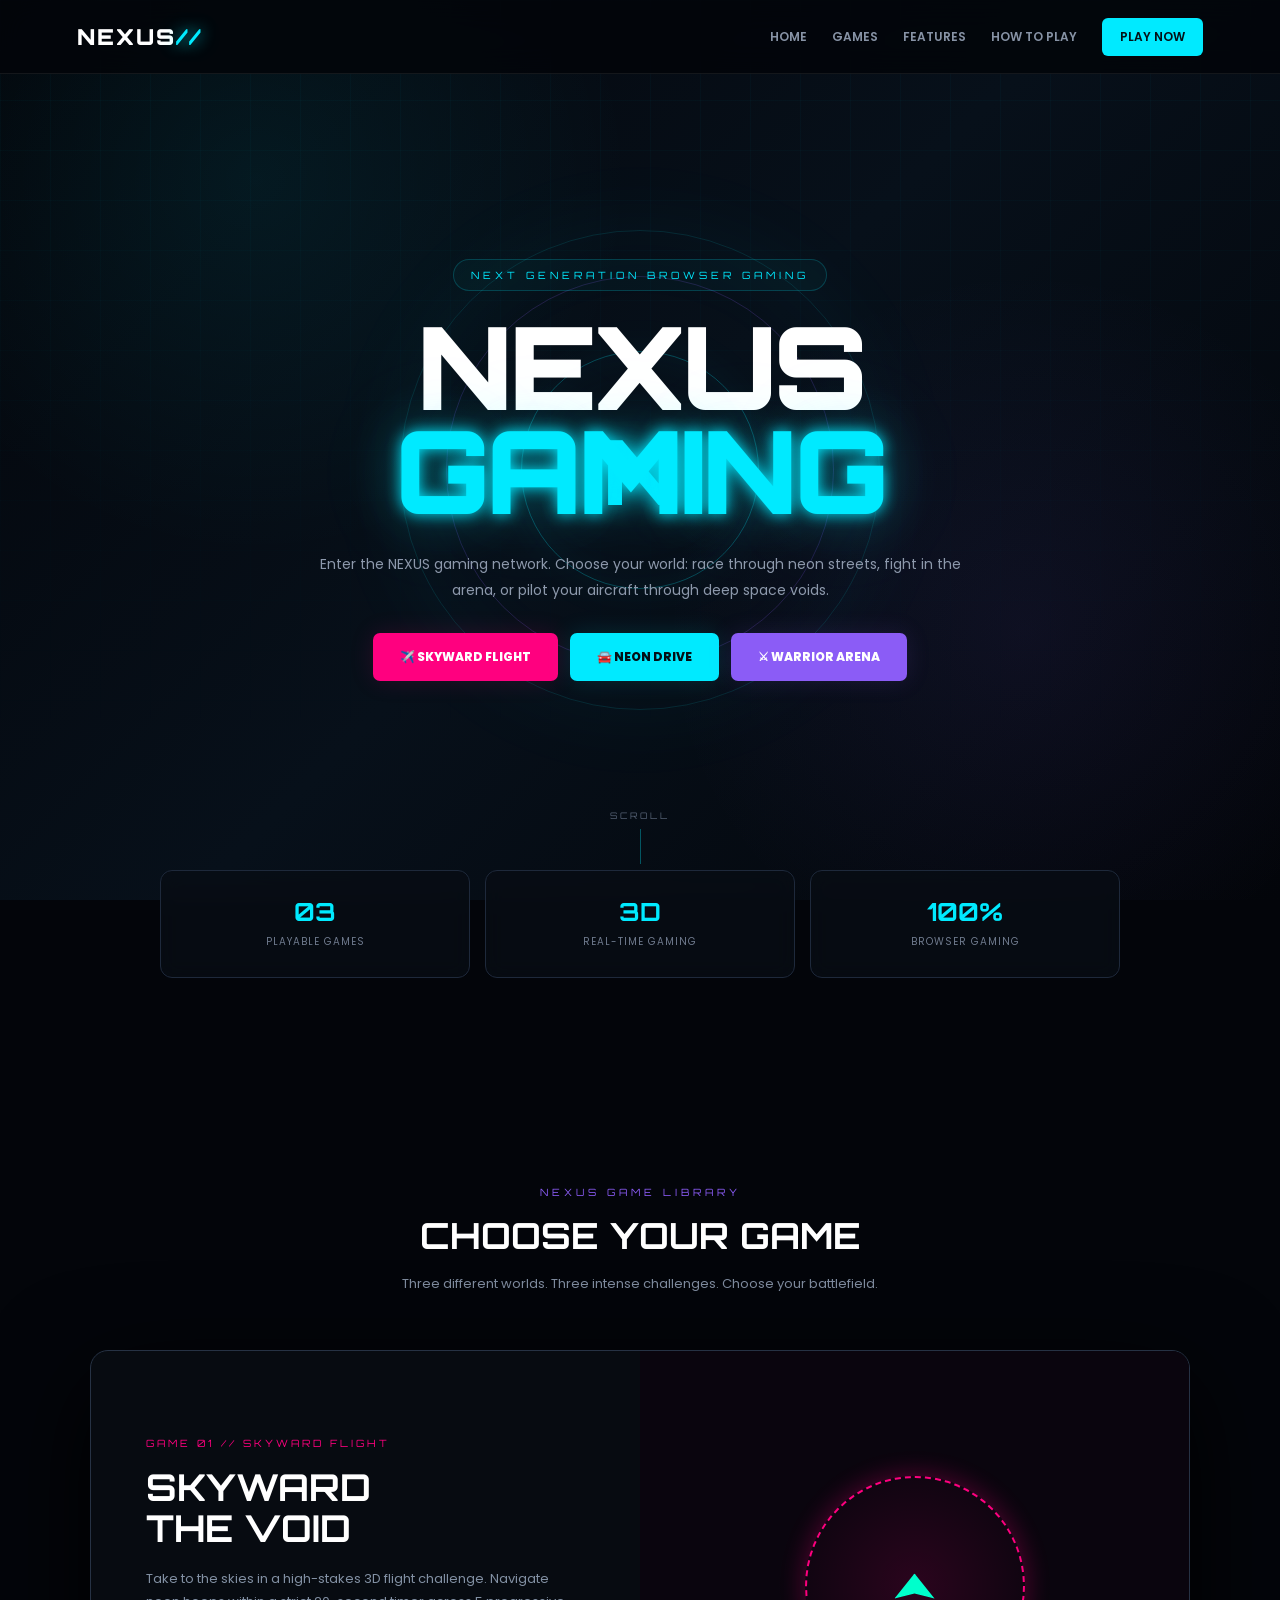
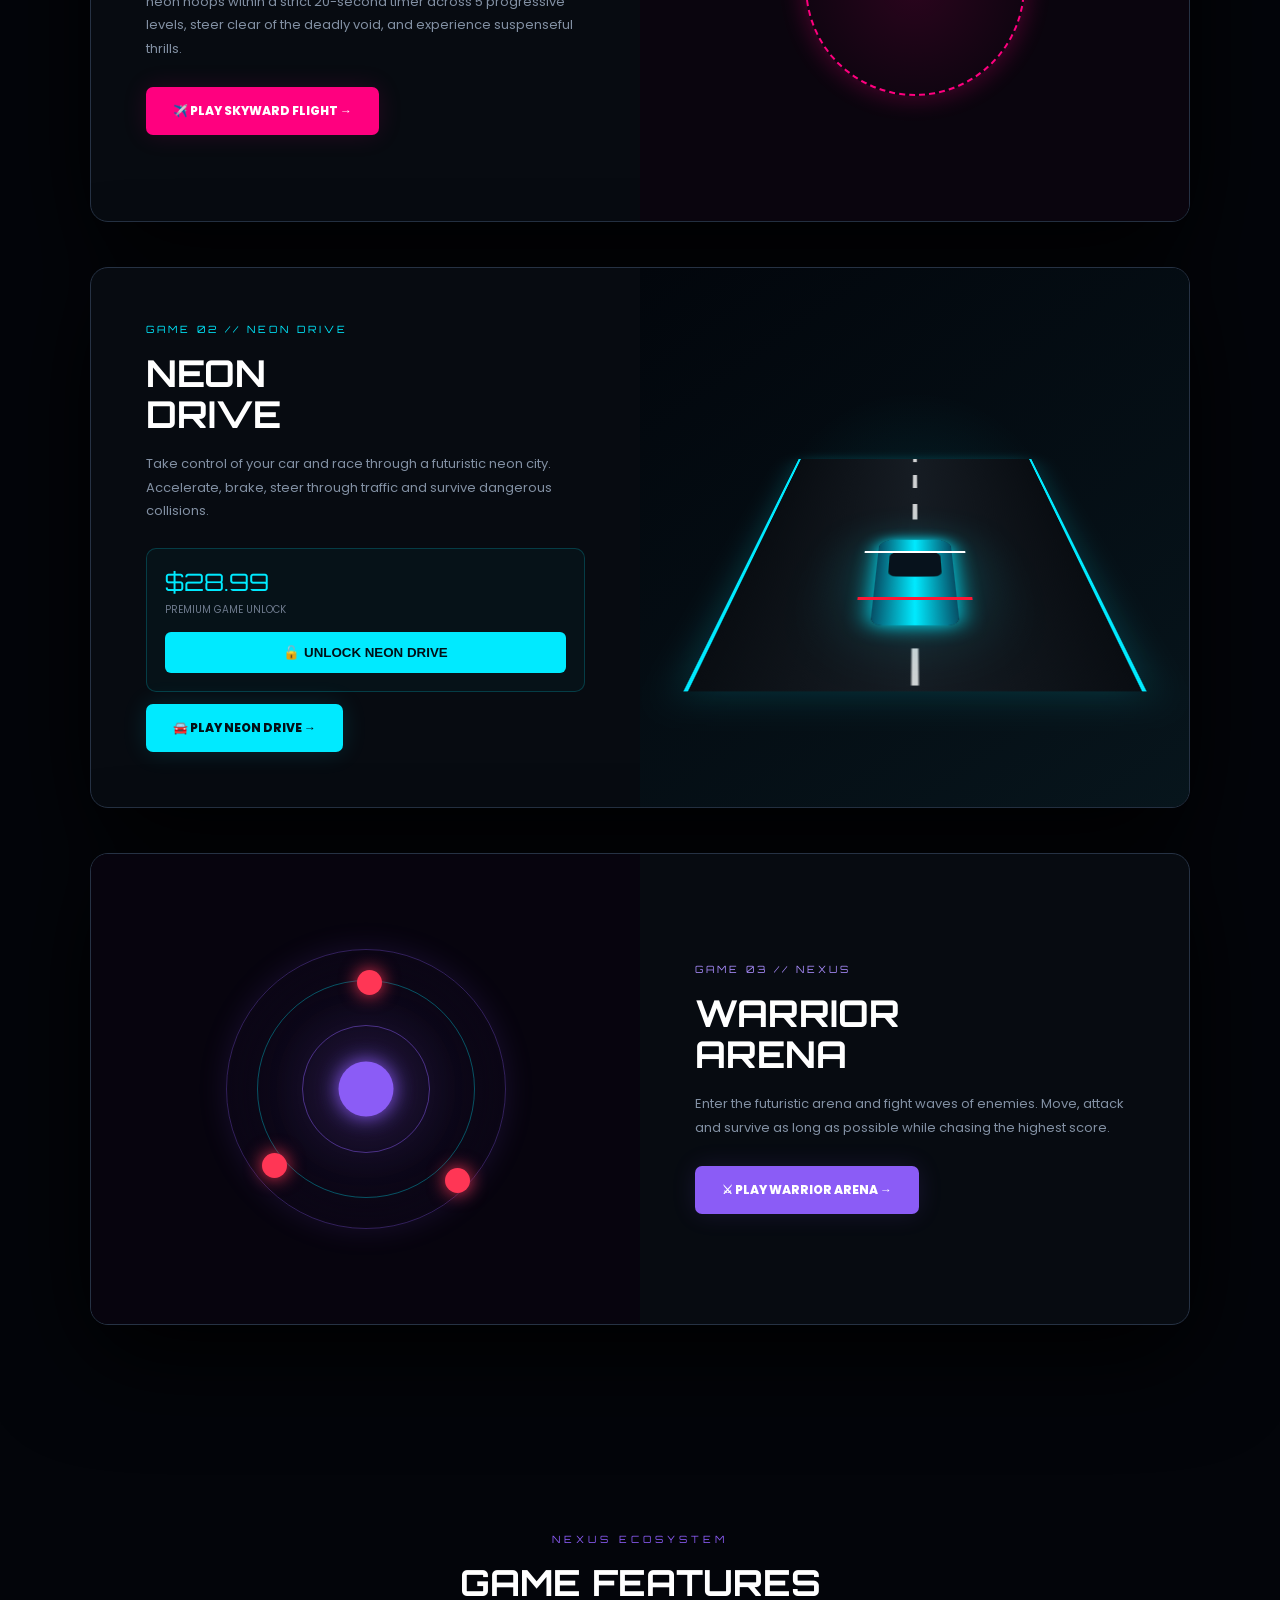
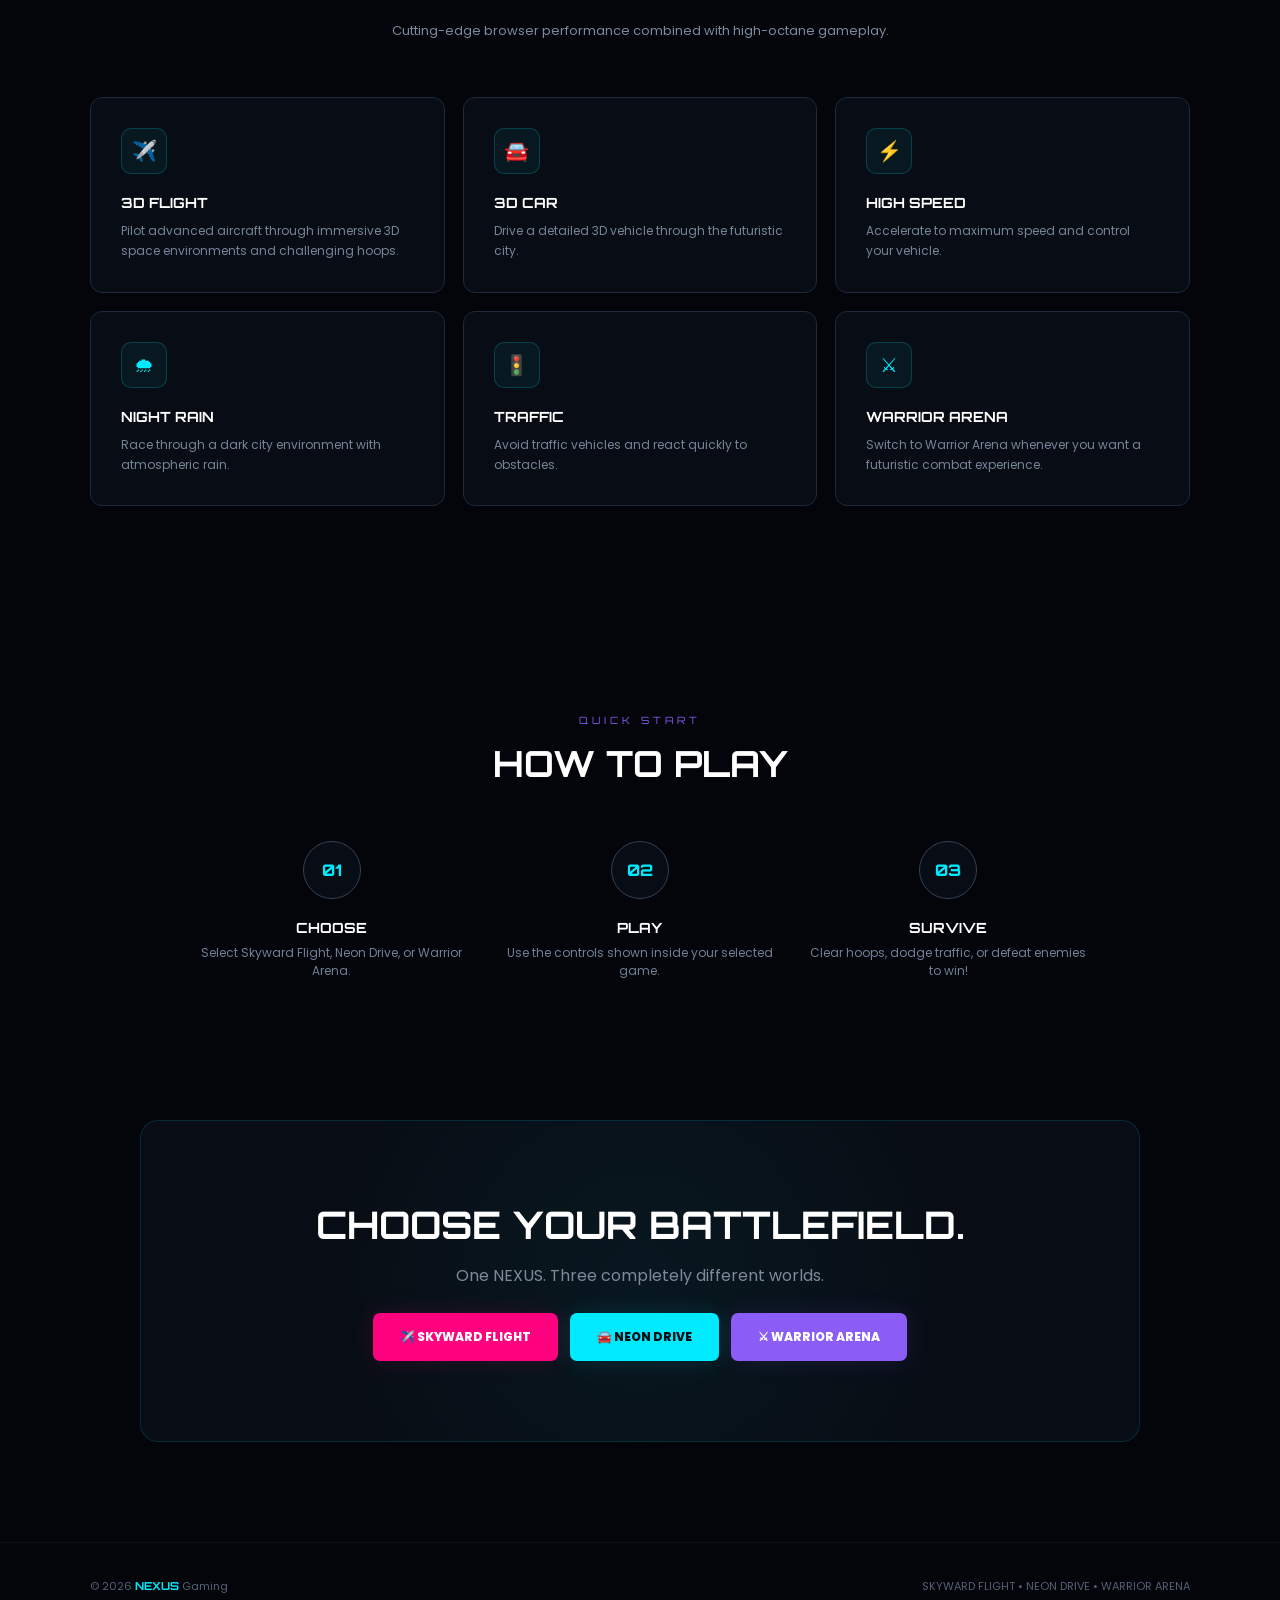
<file: index.html>
<!DOCTYPE html>
<html lang="en">

<head>

<meta charset="UTF-8">
<meta name="viewport" content="width=device-width, initial-scale=1.0">

<title>NEXUS // Gaming Hub</title>

<style>

@import url('https://fonts.googleapis.com/css2?family=Orbitron:wght@500;600;700;800;900&family=Poppins:wght@400;500;600;700&display=swap');

*{
    margin:0;
    padding:0;
    box-sizing:border-box;
}

html{
    scroll-behavior:smooth;
}

body{
    background:#03050a;
    color:white;
    font-family:Poppins,sans-serif;
    overflow-x:hidden;
}

/* =========================
   BACKGROUND
========================= */

body::before{
    content:"";
    position:fixed;
    inset:0;
    z-index:-3;

    background:
        radial-gradient(
            circle at 20% 20%,
            #00eaff12,
            transparent 30%
        ),
        radial-gradient(
            circle at 80% 70%,
            #8b5cf612,
            transparent 30%
        ),
        linear-gradient(
            135deg,
            #03050a,
            #07101a,
            #03050a
        );
}

.grid{
    position:fixed;
    inset:0;
    z-index:-2;

    background-image:
        linear-gradient(
            #00eaff08 1px,
            transparent 1px
        ),
        linear-gradient(
            90deg,
            #00eaff08 1px,
            transparent 1px
        );

    background-size:50px 50px;

    mask-image:
        linear-gradient(
            to bottom,
            black,
            transparent 85%
        );

    pointer-events:none;
}

/* =========================
   NAVBAR
========================= */

header{
    position:fixed;
    top:0;
    left:0;
    right:0;

    height:74px;

    display:flex;
    align-items:center;
    justify-content:space-between;

    padding:0 6%;

    background:#03050add;

    border-bottom:1px solid #ffffff12;

    backdrop-filter:blur(15px);

    z-index:100;
}

.logo{
    font-family:Orbitron;
    font-weight:900;
    font-size:22px;
    letter-spacing:2px;
}

.logo span{
    color:#00eaff;

    text-shadow:
        0 0 15px #00eaff,
        0 0 40px #00eaff55;
}

nav{
    display:flex;
    align-items:center;
    gap:25px;
}

nav a{
    color:#8793a6;
    text-decoration:none;

    font-size:12px;
    font-weight:600;

    transition:.25s;
}

nav a:hover{
    color:#00eaff;
}

.nav-play{
    color:#031016!important;

    background:#00eaff;

    padding:10px 18px;

    border-radius:6px;
}

/* =========================
   HERO
========================= */

.hero{
    min-height:100vh;

    display:flex;
    align-items:center;
    justify-content:center;

    text-align:center;

    padding:120px 20px 80px;

    position:relative;

    overflow:hidden;
}

.hero-content{
    max-width:950px;

    position:relative;

    z-index:2;
}

.badge{
    display:inline-block;

    padding:9px 17px;

    border-radius:30px;

    border:1px solid #00eaff33;

    background:#00eaff08;

    color:#00eaff;

    font-family:Orbitron;

    font-size:10px;

    letter-spacing:4px;

    margin-bottom:24px;
}

.hero h1{
    font-family:Orbitron;

    font-size:clamp(
        55px,
        10vw,
        115px
    );

    line-height:.9;

    font-weight:900;

    letter-spacing:-4px;
}

.hero h1 span{
    color:#00eaff;

    text-shadow:
        0 0 15px #00eaff,
        0 0 50px #00eaff55,
        0 0 100px #00eaff22;
}

.hero p{
    max-width:680px;

    margin:30px auto;

    color:#8d99ac;

    line-height:1.8;

    font-size:14px;
}

.buttons{
    display:flex;

    justify-content:center;

    gap:12px;

    flex-wrap:wrap;
}

.btn{
    display:inline-flex;

    align-items:center;
    justify-content:center;

    padding:15px 27px;

    border-radius:7px;

    text-decoration:none;

    font-size:12px;

    font-weight:800;

    transition:.25s;

    cursor:pointer;

    border:0;
}

.primary{
    color:#031016;

    background:#00eaff;

    box-shadow:
        0 0 25px #00eaff22;
}

.primary:hover{
    transform:translateY(-4px);

    box-shadow:
        0 0 40px #00eaff55;
}

.secondary{
    color:white;

    background:#ffffff05;

    border:1px solid #334155;
}

.secondary:hover{
    border-color:#00eaff;

    color:#00eaff;

    transform:translateY(-4px);
}

.warrior-btn{
    background:#8b5cf6;

    color:white;

    box-shadow:
        0 0 25px #8b5cf622;
}

.warrior-btn:hover{
    transform:translateY(-4px);

    box-shadow:
        0 0 40px #8b5cf655;
}

.skyward-btn{
    background:#ff007f;
    color:white;
    box-shadow: 0 0 25px #ff007f22;
}

.skyward-btn:hover{
    transform:translateY(-4px);
    box-shadow: 0 0 40px #ff007f55;
}

/* =========================
   FLOATING CORE
========================= */

.core{
    position:absolute;

    width:480px;
    height:480px;

    border-radius:50%;

    border:1px solid #00eaff20;

    box-shadow:
        0 0 100px #00eaff0c,
        inset 0 0 100px #00eaff08;

    animation:
        float 6s ease-in-out infinite;
}

.core::before{
    content:"";

    position:absolute;

    inset:45px;

    border-radius:50%;

    border:1px solid #8b5cf633;
}

.core::after{
    content:"N";

    position:absolute;

    inset:120px;

    display:grid;

    place-items:center;

    border-radius:50%;

    border:1px solid #00eaff44;

    color:#00eaff;

    font-family:Orbitron;

    font-size:90px;

    font-weight:900;

    text-shadow:
        0 0 25px #00eaff;

    box-shadow:
        inset 0 0 50px #00eaff0c,
        0 0 50px #00eaff0c;
}

@keyframes float{

    0%,100%{
        transform:
            translateY(0)
            rotate(0);
    }

    50%{
        transform:
            translateY(-20px)
            rotate(6deg);
    }
}

/* =========================
   SCROLL
========================= */

.scroll{
    position:absolute;

    bottom:28px;

    left:50%;

    transform:translateX(-50%);

    color:#556174;

    font-size:9px;

    font-family:Orbitron;

    letter-spacing:3px;
}

.scroll::after{
    content:"";

    display:block;

    width:1px;

    height:35px;

    margin:8px auto;

    background:#00eaff55;
}

/* =========================
   STATS
========================= */

.stats{
    max-width:1000px;

    margin:-30px auto 100px;

    padding:0 20px;

    display:grid;

    grid-template-columns:
        repeat(3,1fr);

    gap:15px;
}

.stat{
    padding:25px;

    text-align:center;

    background:#080d15cc;

    border:1px solid #1e293b;

    border-radius:12px;

    backdrop-filter:blur(10px);
}

.stat strong{
    display:block;

    color:#00eaff;

    font-family:Orbitron;

    font-size:25px;
}

.stat span{
    color:#6f7b8e;

    font-size:10px;

    letter-spacing:1px;
}

/* =========================
   SECTIONS
========================= */

section{
    padding:100px 7%;
}

.section-title{
    text-align:center;

    margin-bottom:55px;
}

.section-title small{
    color:#8b5cf6;

    font-family:Orbitron;

    font-size:10px;

    letter-spacing:4px;
}

.section-title h2{
    margin-top:10px;

    font-family:Orbitron;

    font-size:36px;
}

.section-title p{
    max-width:650px;

    margin:15px auto;

    color:#7d899c;

    font-size:13px;

    line-height:1.7;
}

/* =========================
   GAME CARDS
========================= */

.games-container{
    max-width:1100px;

    margin:auto;
}

.game-card{
    min-height:470px;

    display:grid;

    grid-template-columns:
        1fr 1fr;

    overflow:hidden;

    border-radius:18px;

    border:1px solid #263244;

    background:#070b11;

    box-shadow:
        0 30px 100px #000;

    transition:.35s;
}

.game-card:hover{
    border-color:#00eaff55;

    transform:translateY(-5px);

    box-shadow:
        0 35px 100px #00eaff0a;
}

.game-info{
    padding:55px;

    display:flex;

    flex-direction:column;

    justify-content:center;
}

.game-tag{
    color:#00eaff;

    font-family:Orbitron;

    font-size:10px;

    letter-spacing:3px;

    margin-bottom:18px;
}

.warrior-tag{
    color:#a78bfa;
}

.skyward-tag{
    color:#ff007f;
}

.game-info h3{
    font-family:Orbitron;

    font-size:37px;

    line-height:1.1;

    margin-bottom:18px;
}

.game-info p{
    color:#8290a3;

    line-height:1.8;

    font-size:13px;
}

.game-info .btn{
    align-self:flex-start;

    margin-top:27px;
}

/* =========================
   GAME PREVIEWS
========================= */

.game-preview{
    position:relative;

    min-height:470px;

    display:grid;

    place-items:center;

    overflow:hidden;

    background:
        radial-gradient(
            circle at center,
            #00eaff18,
            transparent 38%
        ),
        #04070c;
}

.neon-preview{
    background:
        radial-gradient(
            circle at center,
            #00eaff18,
            transparent 38%
        ),
        linear-gradient(
            145deg,
            #02060c,
            #07151c
        );
}

.warrior-preview{
    background:
        radial-gradient(
            circle at center,
            #8b5cf622,
            transparent 38%
        ),
        #07040e;
}

.skyward-preview{
    background:
        radial-gradient(
            circle at center,
            #ff007f22,
            transparent 38%
        ),
        #0a050e;
}

/* =========================
   NEON DRIVE ROAD
========================= */

.neon-road{
    position:relative;

    width:310px;
    height:390px;

    overflow:hidden;

    transform:
        perspective(500px)
        rotateX(58deg);

    background:
        linear-gradient(
            90deg,
            #090d12,
            #161c23 50%,
            #090d12
        );

    border-left:
        3px solid #00eaff;

    border-right:
        3px solid #00eaff;

    box-shadow:
        0 0 30px #00eaff33;
}

.neon-road::before{
    content:"";

    position:absolute;

    left:50%;

    top:-100px;

    width:5px;

    height:600px;

    transform:translateX(-50%);

    background:
        repeating-linear-gradient(
            to bottom,
            white 0 35px,
            transparent 35px 75px
        );

    opacity:.8;

    animation:
        roadMove .5s linear infinite;
}

@keyframes roadMove{
    to{
        transform:
            translateX(-50%)
            translateY(75px);
    }
}

.preview-car{
    position:absolute;

    left:50%;

    bottom:65px;

    width:70px;

    height:125px;

    transform:
        translateX(-50%);

    border-radius:15px 15px 9px 9px;

    background:
        linear-gradient(
            90deg,
            #064f66,
            #00eaff,
            #064f66
        );

    box-shadow:
        0 0 20px #00eaff,
        0 0 70px #00eaff55;

    z-index:3;
}

.preview-car::before{
    content:"";

    position:absolute;

    left:10px;
    right:10px;

    top:22px;

    height:38px;

    border-radius:8px;

    background:#07121c;

    border:1px solid #00eaff88;
}

.preview-car::after{
    content:"";

    position:absolute;

    left:-13px;

    top:20px;

    width:96px;

    height:4px;

    background:#ffffff;

    box-shadow:
        0 70px 0 #ff1835;
}

/* traffic */

.traffic{
    position:absolute;

    width:45px;
    height:82px;

    border-radius:8px;

    background:#e51f3d;

    box-shadow:
        0 0 18px #e51f3d88;

    animation:
        trafficMove 2.5s linear infinite;
}

.traffic.a{
    left:50px;
    top:-100px;
}

.traffic.b{
    right:45px;
    top:-250px;

    background:#ffd52d;

    animation-delay:1.1s;
}

@keyframes trafficMove{
    to{
        transform:
            translateY(520px);
    }
}

/* =========================
   WARRIOR ARENA
========================= */

.arena{
    position:relative;

    width:280px;
    height:280px;

    border-radius:50%;

    border:1px solid #8b5cf655;

    box-shadow:
        0 0 30px #8b5cf622,
        inset 0 0 60px #8b5cf612;

    animation:
        rotateArena 18s linear infinite;
}

.arena::before,
.arena::after{
    content:"";

    position:absolute;

    inset:30px;

    border-radius:50%;

    border:1px solid #00eaff55;
}

.arena::after{
    inset:75px;

    border-color:#8b5cf677;
}

.warrior{
    position:absolute;

    top:50%;
    left:50%;

    width:55px;
    height:55px;

    transform:
        translate(-50%,-50%);

    border-radius:50%;

    background:#8b5cf6;

    box-shadow:
        0 0 20px #8b5cf6,
        0 0 70px #8b5cf666;
}

.enemy{
    position:absolute;

    width:25px;
    height:25px;

    border-radius:50%;

    background:#ff3655;

    box-shadow:
        0 0 18px #ff3655;

    animation:
        enemyFloat 2s ease-in-out infinite;
}

.enemy.one{
    top:20px;
    left:130px;
}

.enemy.two{
    bottom:50px;
    left:35px;

    animation-delay:.5s;
}

.enemy.three{
    bottom:35px;
    right:35px;

    animation-delay:1s;
}

@keyframes rotateArena{

    to{
        transform:rotate(360deg);
    }
}

@keyframes enemyFloat{

    0%,100%{
        transform:translateY(0);
    }

    50%{
        transform:translateY(-12px);
    }
}

/* =========================
   SKYWARD PREVIEW ANIMATION
========================= */
.skyward-circle{
    position:relative;
    width:220px;
    height:220px;
    border-radius:50%;
    border:2px dashed #ff007f;
    box-shadow: 0 0 25px #ff007f44;
    animation: rotateArena 12s linear infinite;
    display:flex;
    justify-content:center;
    align-items:center;
}

.skyward-plane{
    width:40px;
    height:25px;
    background:#00ffcc;
    clip-path: polygon(50% 0%, 100% 100%, 50% 80%, 0% 100%);
    box-shadow: 0 0 15px #00ffcc;
    animation: float 3s ease-in-out infinite;
}

/* =========================
   PURCHASE PANEL
========================= */

.purchase-box{

    margin-top:25px;

    padding:18px;

    border-radius:10px;

    background:#00eaff08;

    border:1px solid #00eaff33;
}

.price{

    font-family:Orbitron;

    color:#00eaff;

    font-size:24px;

    margin-bottom:5px;
}

.price-note{

    color:#6f7b8e;

    font-size:10px;

    margin-bottom:14px;
}

.purchase-btn{

    width:100%;

    padding:13px;

    border:0;

    border-radius:6px;

    background:#00eaff;

    color:#001017;

    font-weight:900;

    cursor:pointer;

    transition:.25s;
}

.purchase-btn:hover{

    transform:translateY(-2px);

    box-shadow:
        0 0 25px #00eaff55;
}

/* =========================
   FEATURES
========================= */

.features{
    max-width:1100px;

    margin:auto;

    display:grid;

    grid-template-columns:
        repeat(3,1fr);

    gap:18px;
}

.feature{
    padding:30px;

    border-radius:12px;

    border:1px solid #1e293b;

    background:#080d15;

    transition:.3s;
}

.feature:hover{
    transform:translateY(-7px);

    border-color:#00eaff55;

    box-shadow:
        0 20px 60px #00eaff08;
}

.icon{
    width:46px;
    height:46px;

    display:grid;

    place-items:center;

    margin-bottom:20px;

    border-radius:10px;

    color:#00eaff;

    background:#00eaff0d;

    border:1px solid #00eaff33;

    font-size:20px;
}

.feature h3{
    font-family:Orbitron;

    font-size:14px;

    margin-bottom:10px;
}

.feature p{
    color:#778497;

    font-size:12px;

    line-height:1.7;
}

/* =========================
   HOW TO PLAY
========================= */

.how{
    max-width:900px;

    margin:auto;

    display:grid;

    grid-template-columns:
        repeat(3,1fr);

    gap:25px;
}

.step{
    text-align:center;
}

.number{
    width:58px;
    height:58px;

    display:grid;

    place-items:center;

    margin:0 auto 20px;

    border-radius:50%;

    border:1px solid #334155;

    background:#080d15;

    color:#00eaff;

    font-family:Orbitron;

    font-weight:800;
}

.step h3{
    font-family:Orbitron;

    font-size:14px;
}

.step p{
    color:#718096;

    font-size:12px;

    margin-top:8px;
}

/* =========================
   CTA
========================= */

.cta{
    max-width:1000px;

    margin:40px auto 100px;

    padding:80px 30px;

    text-align:center;

    border-radius:18px;

    border:1px solid #00eaff22;

    background:
        radial-gradient(
            circle at center,
            #00eaff0c,
            transparent 60%
        ),
        #080d15;
}

.cta h2{
    font-family:Orbitron;

    font-size:38px;
}

.cta p{
    color:#7e8a9c;

    margin:15px auto 25px;
}

/* =========================
   FOOTER
========================= */

footer{
    display:flex;

    align-items:center;

    justify-content:space-between;

    padding:35px 7%;

    border-top:1px solid #ffffff0d;

    color:#566174;

    font-size:11px;
}

footer strong{
    color:#00eaff;

    font-family:Orbitron;
}

/* =========================
   MOBILE
========================= */

@media(max-width:800px){

    header{
        padding:0 20px;
    }

    nav{
        display:none;
    }

    .hero h1{
        letter-spacing:-2px;
    }

    .core{
        width:340px;
        height:340px;
    }

    .core::after{
        inset:90px;
        font-size:65px;
    }

    .stats{
        grid-template-columns:1fr;

        max-width:420px;
    }

    .game-card{
        grid-template-columns:1fr;
    }

    .game-preview{
        min-height:350px;

        order:-1;
    }

    .game-info{
        padding:35px;
    }

    .features{
        grid-template-columns:1fr;
    }

    .how{
        grid-template-columns:1fr;

        gap:45px;
    }

    .cta h2{
        font-size:27px;
    }

    .footer{
        flex-direction:column;

        gap:12px;

        text-align:center;
    }

}

</style>

</head>

<body>

<div class="grid"></div>

<!-- =========================
     NAVIGATION
========================= -->

<header>

    <div class="logo">
        NEXUS<span>//</span>
    </div>

    <nav>

        <a href="#home">HOME</a>
        <a href="#games">GAMES</a>
        <a href="#features">FEATURES</a>
        <a href="#how">HOW TO PLAY</a>

        <a class="nav-play" href="#games">
            PLAY NOW
        </a>

    </nav>

</header>


<!-- =========================
     HERO
========================= -->

<section class="hero" id="home">

    <div class="core"></div>

    <div class="hero-content">

        <div class="badge">
            NEXT GENERATION BROWSER GAMING
        </div>

        <h1>
            NEXUS
            <br>
            <span>GAMING</span>
        </h1>

        <p>
            Enter the NEXUS gaming network.
            Choose your world: race through neon streets, fight in the arena, or pilot your aircraft through deep space voids.
        </p>

        <div class="buttons">

            <!-- SKYWARD FLIGHT -->
            <a href="game3/index.html" class="btn skyward-btn">
                ✈️ SKYWARD FLIGHT
            </a>

            <!-- NEON DRIVE -->
            <a href="game2/index.html" class="btn primary">
                🚘 NEON DRIVE
            </a>

            <!-- WARRIOR ARENA -->
            <a href="game/index.html" class="btn warrior-btn">
                ⚔ WARRIOR ARENA
            </a>

        </div>

    </div>

    <div class="scroll">
        SCROLL
    </div>

</section>


<!-- =========================
     STATS
========================= -->

<div class="stats">

    <div class="stat">
        <strong>03</strong>
        <span>PLAYABLE GAMES</span>
    </div>

    <div class="stat">
        <strong>3D</strong>
        <span>REAL-TIME GAMING</span>
    </div>

    <div class="stat">
        <strong>100%</strong>
        <span>BROWSER GAMING</span>
    </div>

</div>


<!-- =========================
     GAMES
========================= -->

<section id="games">

    <div class="section-title">

        <small>
            NEXUS GAME LIBRARY
        </small>

        <h2>
            CHOOSE YOUR GAME
        </h2>

        <p>
            Three different worlds.
            Three intense challenges.
            Choose your battlefield.
        </p>

    </div>


    <div class="games-container">


        <!-- =====================
             GAME 01 // SKYWARD FLIGHT (NEW!)
        ====================== -->

        <div class="game-card">

            <div class="game-info">

                <div class="game-tag skyward-tag">
                    GAME 01 // SKYWARD FLIGHT
                </div>

                <h3>
                    SKYWARD
                    <br>
                    THE VOID
                </h3>

                <p>
                    Take to the skies in a high-stakes 3D flight challenge. Navigate neon hoops within a strict 20-second timer across 5 progressive levels, steer clear of the deadly void, and experience suspenseful thrills.
                </p>

                <a href="game3/index.html" class="btn skyward-btn" style="margin-top:27px;">
                    ✈️ PLAY SKYWARD FLIGHT →
                </a>

            </div>


            <div class="game-preview skyward-preview">
                <div class="skyward-circle">
                    <div class="skyward-plane"></div>
                </div>
            </div>

        </div>


        <div style="height:45px;"></div>


        <!-- =====================
             GAME 02 // NEON DRIVE
        ====================== -->

        <div class="game-card">

            <div class="game-info">

                <div class="game-tag">
                    GAME 02 // NEON DRIVE
                </div>

                <h3>
                    NEON
                    <br>
                    DRIVE
                </h3>

                <p>
                    Take control of your car and
                    race through a futuristic
                    neon city. Accelerate, brake,
                    steer through traffic and
                    survive dangerous collisions.
                </p>

                <div class="purchase-box">

                    <div class="price">
                        $28.99
                    </div>

                    <div class="price-note">
                        PREMIUM GAME UNLOCK
                    </div>

                    <button class="purchase-btn" onclick="showPurchaseMessage()">
                        🔓 UNLOCK NEON DRIVE
                    </button>

                </div>

                <a href="game2/index.html" class="btn primary" style="margin-top:12px;">
                    🚘 PLAY NEON DRIVE →
                </a>

            </div>


            <div class="game-preview neon-preview">

                <div class="neon-road">

                    <div class="traffic a"></div>

                    <div class="traffic b"></div>

                    <div class="preview-car"></div>

                </div>

            </div>

        </div>


        <div style="height:45px;"></div>


        <!-- =====================
             GAME 03 // WARRIOR ARENA
        ====================== -->

        <div class="game-card">

            <div class="game-preview warrior-preview">

                <div class="arena">

                    <div class="warrior"></div>

                    <div class="enemy one"></div>

                    <div class="enemy two"></div>

                    <div class="enemy three"></div>

                </div>

            </div>


            <div class="game-info">

                <div class="game-tag warrior-tag">
                    GAME 03 // NEXUS
                </div>

                <h3>
                    WARRIOR
                    <br>
                    ARENA
                </h3>

                <p>
                    Enter the futuristic arena
                    and fight waves of enemies.
                    Move, attack and survive as
                    long as possible while chasing
                    the highest score.
                </p>

                <a href="game/index.html" class="btn warrior-btn">
                    ⚔ PLAY WARRIOR ARENA →
                </a>

            </div>

        </div>

    </div>

</section>


<!-- =========================
     FEATURES
========================= -->

<section id="features">

    <div class="section-title">

        <small>
            NEXUS ECOSYSTEM
        </small>

        <h2>
            GAME FEATURES
        </h2>

        <p>
            Cutting-edge browser performance combined with high-octane gameplay.
        </p>

    </div>


    <div class="features">

        <div class="feature">
            <div class="icon">✈️</div>
            <h3>3D FLIGHT</h3>
            <p>Pilot advanced aircraft through immersive 3D space environments and challenging hoops.</p>
        </div>


        <div class="feature">
            <div class="icon">🚘</div>
            <h3>3D CAR</h3>
            <p>Drive a detailed 3D vehicle through the futuristic city.</p>
        </div>


        <div class="feature">
            <div class="icon">⚡</div>
            <h3>HIGH SPEED</h3>
            <p>Accelerate to maximum speed and control your vehicle.</p>
        </div>


        <div class="feature">
            <div class="icon">🌧</div>
            <h3>NIGHT RAIN</h3>
            <p>Race through a dark city environment with atmospheric rain.</p>
        </div>


        <div class="feature">
            <div class="icon">🚦</div>
            <h3>TRAFFIC</h3>
            <p>Avoid traffic vehicles and react quickly to obstacles.</p>
        </div>


        <div class="feature">
            <div class="icon">⚔</div>
            <h3>WARRIOR ARENA</h3>
            <p>Switch to Warrior Arena whenever you want a futuristic combat experience.</p>
        </div>

    </div>

</section>


<!-- =========================
     HOW TO PLAY
========================= -->

<section id="how">

    <div class="section-title">

        <small>
            QUICK START
        </small>

        <h2>
            HOW TO PLAY
        </h2>

    </div>


    <div class="how">

        <div class="step">
            <div class="number">01</div>
            <h3>CHOOSE</h3>
            <p>Select Skyward Flight, Neon Drive, or Warrior Arena.</p>
        </div>


        <div class="step">
            <div class="number">02</div>
            <h3>PLAY</h3>
            <p>Use the controls shown inside your selected game.</p>
        </div>


        <div class="step">
            <div class="number">03</div>
            <h3>SURVIVE</h3>
            <p>Clear hoops, dodge traffic, or defeat enemies to win!</p>
        </div>

    </div>

</section>


<!-- =========================
     FINAL CTA
========================= -->

<div class="cta">

    <h2>
        CHOOSE YOUR BATTLEFIELD.
    </h2>

    <p>
        One NEXUS. Three completely different worlds.
    </p>

    <div class="buttons">

        <a href="game3/index.html" class="btn skyward-btn">
            ✈️ SKYWARD FLIGHT
        </a>

        <a href="game2/index.html" class="btn primary">
            🚘 NEON DRIVE
        </a>

        <a href="game/index.html" class="btn warrior-btn">
            ⚔ WARRIOR ARENA
        </a>

    </div>

</div>


<!-- =========================
     FOOTER
========================= -->

<footer>

    <div>
        © 2026
        <strong>NEXUS</strong>
        Gaming
    </div>

    <div>
        SKYWARD FLIGHT • NEON DRIVE • WARRIOR ARENA
    </div>

</footer>


<script>

/* =========================
   DEMO PURCHASE MESSAGE
========================= */

function showPurchaseMessage(){

    alert(
        "NEON DRIVE PREMIUM\n\n" +
        "Price: $28.99\n\n" +
        "This is a purchase demo. " +
        "Connect the button to your own secure payment system " +
        "before accepting real payments."
    );

}

</script>

</body>

</html>
</file>
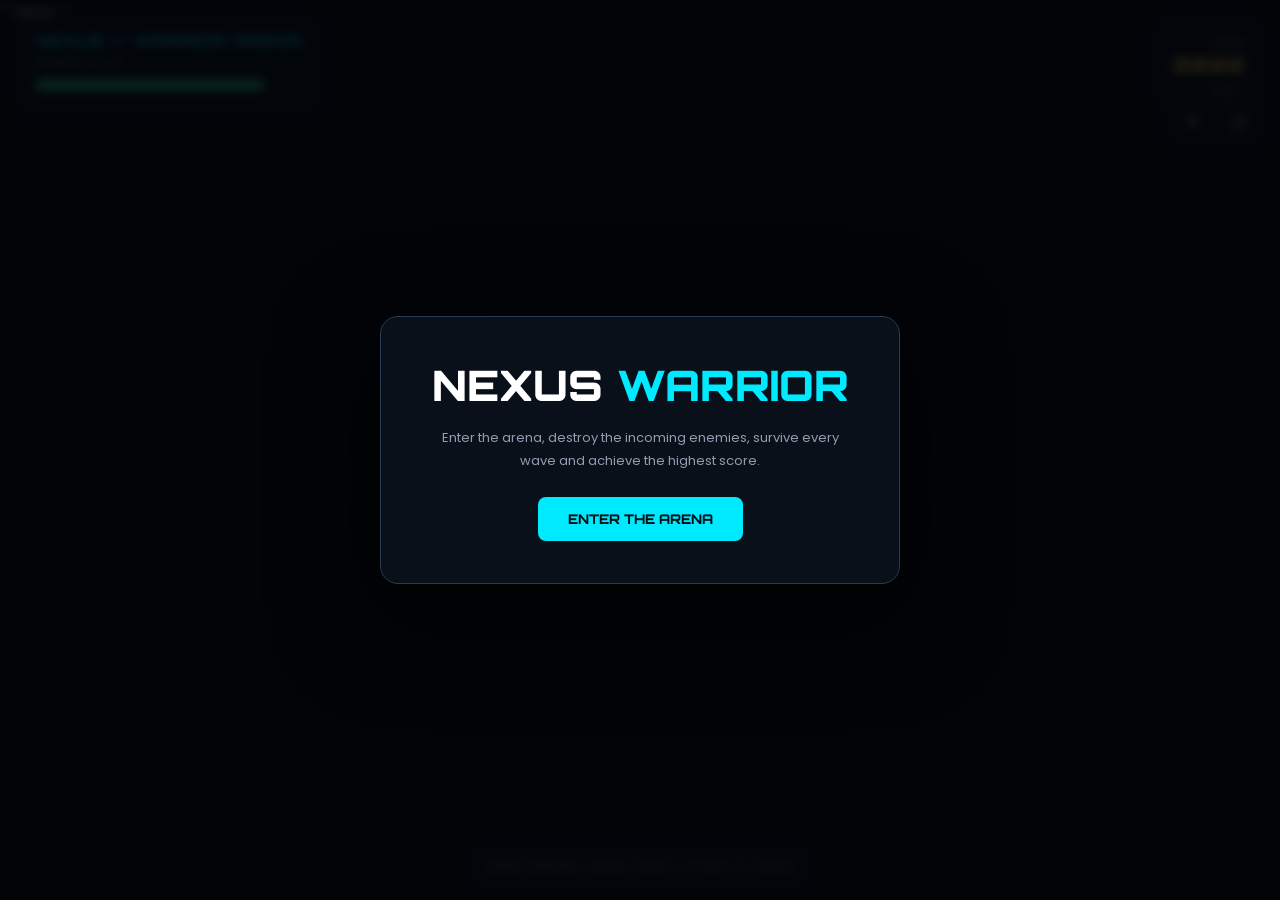
<file: game/index.html>
```html
<!DOCTYPE html>
<html lang="en">
<head>
<meta charset="UTF-8">
<meta name="viewport" content="width=device-width,initial-scale=1.0">
<title>NEXUS // Warrior Arena</title>

<style>
@import url('https://fonts.googleapis.com/css2?family=Orbitron:wght@500;700;800;900&family=Poppins:wght@400;600;700&display=swap');

*{
    box-sizing:border-box;
    margin:0;
    padding:0;
}

html,body{
    width:100%;
    height:100%;
    overflow:hidden;
    background:#020306;
    font-family:Poppins,sans-serif;
    color:#fff;
}

canvas{
    position:fixed;
    inset:0;
}

/* HUD */

#hud{
    position:fixed;
    top:18px;
    left:18px;
    right:18px;
    display:flex;
    justify-content:space-between;
    z-index:5;
    pointer-events:none;
}

.panel{
    background:#080d15dd;
    border:1px solid #263449;
    border-radius:12px;
    padding:12px 16px;
    backdrop-filter:blur(10px);
}

.title{
    font:800 16px Orbitron;
    color:#00eaff;
    letter-spacing:1px;
}

.label{
    color:#7e8ba0;
    font-size:10px;
    margin-top:5px;
}

.bar{
    width:230px;
    height:12px;
    background:#202936;
    border-radius:20px;
    overflow:hidden;
    margin-top:7px;
}

#hp{
    width:100%;
    height:100%;
    background:#32e58a;
    transition:.15s;
}

#score{
    font:800 21px Orbitron;
    color:#ffd45a;
}

#wave{
    color:#00eaff;
}

/* TOP BUTTONS */

#buttons{
    position:fixed;
    right:18px;
    top:100px;
    z-index:10;
    display:flex;
    gap:6px;
}

.smallBtn{
    width:43px;
    height:43px;
    border-radius:9px;
    border:1px solid #334155;
    background:#080d15dd;
    color:white;
    cursor:pointer;
    font-weight:bold;
}

/* CONTROLS */

#controls{
    position:fixed;
    bottom:15px;
    left:50%;
    transform:translateX(-50%);
    z-index:5;
    background:#080d15dd;
    border:1px solid #263449;
    border-radius:8px;
    padding:9px 15px;
    color:#8996aa;
    font-size:11px;
}

/* START / GAME OVER */

#screen{
    position:fixed;
    inset:0;
    z-index:20;
    display:grid;
    place-items:center;
    background:#03050add;
    backdrop-filter:blur(5px);
}

.modal{
    width:min(520px,92%);
    padding:42px;
    text-align:center;
    background:#0a1019;
    border:1px solid #2c3a50;
    border-radius:18px;
    box-shadow:0 30px 100px #000;
}

.modal h1{
    font:900 42px Orbitron;
    margin-bottom:15px;
}

.modal h1 span{
    color:#00eaff;
}

.modal p{
    color:#929db0;
    line-height:1.8;
    font-size:13px;
    margin-bottom:25px;
}

.play{
    border:0;
    padding:14px 30px;
    border-radius:8px;
    background:#00eaff;
    color:#031016;
    font-weight:800;
    cursor:pointer;
    font-family:Orbitron;
}

/* PAUSE */

#pauseScreen{
    display:none;
    position:fixed;
    inset:0;
    z-index:15;
    place-items:center;
    background:#0009;
}

#pauseScreen.show{
    display:grid;
}

/* MOBILE */

#mobile{
    display:none;
    position:fixed;
    bottom:20px;
    left:0;
    right:0;
    z-index:8;
    justify-content:space-between;
    padding:0 20px;
    pointer-events:none;
}

.dpad{
    pointer-events:auto;
    text-align:center;
}

.dpad button,
.attack{
    width:50px;
    height:50px;
    margin:2px;
    border-radius:10px;
    border:1px solid #34445a;
    background:#080d15dd;
    color:white;
    font-size:17px;
}

.attack{
    pointer-events:auto;
    width:75px;
    height:75px;
    border-radius:50%;
    background:#ff365522;
    border-color:#ff5470;
    font-size:27px;
}

.hidden{
    display:none!important;
}


/* ================================================= */
/*                  JUMPSCARE                       */
/* ================================================= */

#jumpscare{
    position:fixed;
    inset:0;
    z-index:100;
    display:none;
    background:#020203;
    overflow:hidden;
}

#jumpscare.active{
    display:block;
    animation:screenShake .08s infinite;
}

.scareBackground{
    position:absolute;
    inset:0;
    background:
        radial-gradient(
            circle at center,
            #8b0718 0%,
            #28030a 35%,
            #020203 75%
        );
}

.monster{
    position:absolute;
    left:50%;
    top:50%;
    width:340px;
    height:390px;
    transform:
        translate(-50%,-50%)
        scale(.15);
    background:
        radial-gradient(
            circle at 50% 35%,
            #ff334d,
            #930817 55%,
            #210207
        );
    border-radius:
        48% 48%
        42% 42%;
    box-shadow:
        0 0 50px #ff1733,
        0 0 140px #ff173366;
    animation:
        monsterZoom .7s
        cubic-bezier(.15,.9,.25,1)
        forwards;
}

.horn{
    position:absolute;
    top:-90px;
    width:80px;
    height:125px;
    background:#650915;
    clip-path:
        polygon(50% 0,100% 100%,0 100%);
}

.horn.left{
    left:35px;
    transform:rotate(-18deg);
}

.horn.right{
    right:35px;
    transform:rotate(18deg);
}

.scareEyes{
    position:absolute;
    top:105px;
    left:45px;
    right:45px;
    display:flex;
    justify-content:space-between;
}

.scareEye{
    width:72px;
    height:48px;
    background:#fff5b0;
    border-radius:50%;
    box-shadow:
        0 0 20px #fff,
        0 0 50px #ffcf4a;
}

.scareMouth{
    position:absolute;
    left:70px;
    right:70px;
    bottom:55px;
    height:125px;
    background:#080106;
    border-radius:
        20px 20px
        55% 55%;
    box-shadow:
        inset 0 0 0 6px #ff4555;
}

.tooth{
    position:absolute;
    top:8px;
    width:14px;
    height:34px;
    background:#fff;
    clip-path:
        polygon(0 0,100% 0,50% 100%);
}

.tooth:nth-child(1){left:15px}
.tooth:nth-child(2){left:45px}
.tooth:nth-child(3){left:75px}
.tooth:nth-child(4){left:105px}
.tooth:nth-child(5){right:105px}
.tooth:nth-child(6){right:75px}
.tooth:nth-child(7){right:45px}
.tooth:nth-child(8){right:15px}

.scareText{
    position:absolute;
    left:0;
    right:0;
    bottom:35px;
    text-align:center;
    font:900 28px Orbitron;
    letter-spacing:8px;
    color:white;
    text-shadow:
        0 0 15px #ff334d,
        0 0 35px #ff334d;
    opacity:0;
    animation:
        scareText .2s
        .5s forwards;
}

.flash{
    position:absolute;
    inset:0;
    background:white;
    opacity:0;
    animation:
        flash .12s
        .55s 3;
    pointer-events:none;
}

@keyframes monsterZoom{

    0%{
        transform:
            translate(-50%,-50%)
            scale(.15);
    }

    60%{
        transform:
            translate(-50%,-50%)
            scale(1.15);
    }

    100%{
        transform:
            translate(-50%,-50%)
            scale(1);
    }
}

@keyframes scareText{

    from{
        opacity:0;
        transform:scale(.5);
    }

    to{
        opacity:1;
        transform:scale(1);
    }

}

@keyframes flash{

    0%{
        opacity:0;
    }

    50%{
        opacity:.8;
    }

    100%{
        opacity:0;
    }

}

@keyframes screenShake{

    0%{
        transform:translate(0,0);
    }

    25%{
        transform:translate(7px,-4px);
    }

    50%{
        transform:translate(-6px,5px);
    }

    75%{
        transform:translate(4px,6px);
    }

    100%{
        transform:translate(0,0);
    }

}

@media(max-width:800px),(pointer:coarse){

    #mobile{
        display:flex;
    }

    #controls{
        opacity:.3;
        bottom:4px;
        font-size:8px;
    }

    .bar{
        width:150px;
    }

    .modal{
        padding:30px 20px;
    }

    .monster{
        width:260px;
        height:300px;
    }

    .scareEyes{
        top:80px;
    }

    .scareEye{
        width:55px;
        height:37px;
    }

    .scareMouth{
        left:50px;
        right:50px;
        bottom:40px;
    }

}

</style>
</head>

<body>

<canvas id="game"></canvas>


<!-- HUD -->

<div id="hud">

    <div class="panel">

        <div class="title">
            NEXUS // WARRIOR ARENA
        </div>

        <div class="label">
            WARRIOR HEALTH
        </div>

        <div class="bar">
            <div id="hp"></div>
        </div>

    </div>

    <div class="panel" style="text-align:right">

        <div class="label">
            SCORE
        </div>

        <div id="score">
            0000
        </div>

        <div class="label">
            WAVE <span id="wave">1</span>
        </div>

    </div>

</div>


<!-- BUTTONS -->

<div id="buttons">

    <button class="smallBtn" id="pause">
        Ⅱ
    </button>

    <button class="smallBtn" id="mute">
        🔊
    </button>

</div>


<!-- MOBILE -->

<div id="mobile">

    <div class="dpad">

        <button data-key="up">▲</button>

        <div>

            <button data-key="left">◀</button>
            <button data-key="down">▼</button>
            <button data-key="right">▶</button>

        </div>

    </div>

    <button class="attack" id="attack">
        ⚔
    </button>

</div>


<div id="controls">
    WASD / ARROWS = MOVE • SPACE = ATTACK • P = PAUSE
</div>


<!-- PAUSE -->

<div id="pauseScreen">

    <div class="modal">

        <h1>
            GAME <span>PAUSED</span>
        </h1>

        <p>
            The arena is frozen.
        </p>

        <button class="play" id="resume">
            RESUME
        </button>

    </div>

</div>


<!-- START / GAME OVER -->

<div id="screen">

    <div class="modal">

        <h1>
            NEXUS <span>WARRIOR</span>
        </h1>

        <p>
            Enter the arena, destroy the incoming enemies,
            survive every wave and achieve the highest score.
        </p>

        <button class="play" id="start">
            ENTER THE ARENA
        </button>

    </div>

</div>


<!-- JUMPSCARE -->

<div id="jumpscare">

    <div class="scareBackground"></div>

    <div class="monster">

        <div class="horn left"></div>
        <div class="horn right"></div>

        <div class="scareEyes">

            <div class="scareEye"></div>
            <div class="scareEye"></div>

        </div>

        <div class="scareMouth">

            <i class="tooth"></i>
            <i class="tooth"></i>
            <i class="tooth"></i>
            <i class="tooth"></i>
            <i class="tooth"></i>
            <i class="tooth"></i>
            <i class="tooth"></i>
            <i class="tooth"></i>

        </div>

    </div>

    <div class="scareText">
        RUN.
    </div>

    <div class="flash"></div>

</div>


<script>

const canvas =
    document.getElementById("game");

const ctx =
    canvas.getContext("2d");

let W,H;

function resize(){

    W=canvas.width=innerWidth;
    H=canvas.height=innerHeight;

}

addEventListener("resize",resize);
resize();


/* GAME */

let running=false;
let paused=false;

let score=0;
let wave=1;

let player;
let enemies=[];
let particles=[];
let stars=[];

let spawnTimer=0;
let attackCooldown=0;
let attackEffect=0;

let keys={};

let muted=false;
let audio=null;

let lastTime=0;


/* AUDIO */

function initAudio(){

    if(audio)return;

    audio =
        new(
            window.AudioContext ||
            window.webkitAudioContext
        )();

}

function sound(
    frequency,
    duration,
    type="sine",
    volume=.04
){

    if(muted)return;

    initAudio();

    const o =
        audio.createOscillator();

    const g =
        audio.createGain();

    o.type=type;
    o.frequency.value=frequency;

    g.gain.value=volume;

    o.connect(g);
    g.connect(audio.destination);

    const now=audio.currentTime;

    g.gain.setValueAtTime(
        volume,
        now
    );

    g.gain.exponentialRampToValueAtTime(
        .001,
        now+duration
    );

    o.start(now);
    o.stop(now+duration);

}


/* JUMPSCARE SOUND */

function jumpscareSound(){

    if(muted)return;

    initAudio();

    sound(
        55,
        .8,
        "sawtooth",
        .12
    );

    setTimeout(()=>{
        sound(
            900,
            .12,
            "square",
            .08
        );
    },100);

    setTimeout(()=>{
        sound(
            150,
            .6,
            "sawtooth",
            .09
        );
    },180);

}


/* INPUT */

addEventListener("keydown",e=>{

    const key=e.key.toLowerCase();

    keys[key]=true;

    if(key===" "){
        e.preventDefault();
    }

    if(key==="p"){
        togglePause();
    }

});

addEventListener("keyup",e=>{

    keys[e.key.toLowerCase()]=false;

});


/* STARS */

function createStars(){

    stars=[];

    for(let i=0;i<130;i++){

        stars.push({

            x:Math.random()*W,
            y:Math.random()*H,
            r:Math.random()*1.5+.3,
            speed:Math.random()*25+5

        });

    }

}


/* START */

function startGame(){

    initAudio();

    score=0;
    wave=1;

    player={

        x:W/2,
        y:H/2,

        r:23,

        speed:300,

        hp:100,
        maxHp:100,

        direction:1

    };

    enemies=[];
    particles=[];

    spawnTimer=0;
    attackCooldown=0;
    attackEffect=0;

    running=true;
    paused=false;

    document
        .getElementById("screen")
        .classList.add("hidden");

    document
        .getElementById("jumpscare")
        .classList.remove("active");

    createStars();

    lastTime=performance.now();

    requestAnimationFrame(loop);

}


/* ENEMY */

function spawnEnemy(){

    const side=
        Math.floor(Math.random()*4);

    let x,y;

    const pad=70;

    if(side===0){
        x=-pad;
        y=Math.random()*H;
    }

    if(side===1){
        x=W+pad;
        y=Math.random()*H;
    }

    if(side===2){
        x=Math.random()*W;
        y=-pad;
    }

    if(side===3){
        x=Math.random()*W;
        y=H+pad;
    }

    enemies.push({

        x,y,

        r:16+Math.random()*8,

        speed:
            65+
            wave*8+
            Math.random()*35,

        hp:
            1+
            Math.floor(wave/3),

        maxHp:
            1+
            Math.floor(wave/3),

        hit:0

    });

}


/* PARTICLES */

function burst(x,y,count=12){

    for(let i=0;i<count;i++){

        const a=
            Math.random()*
            Math.PI*2;

        const speed=
            60+Math.random()*180;

        particles.push({

            x,y,

            vx:Math.cos(a)*speed,
            vy:Math.sin(a)*speed,

            life:.4+
                Math.random()*.5

        });

    }

}


/* ATTACK */

function attack(){

    if(!running || paused)return;

    if(attackCooldown>0)return;

    attackCooldown=.35;
    attackEffect=.16;

    sound(
        180,
        .08,
        "sawtooth",
        .06
    );

    sound(
        420,
        .06,
        "square",
        .035
    );

    for(const enemy of enemies){

        const dx=
            enemy.x-player.x;

        const dy=
            enemy.y-player.y;

        const distance=
            Math.hypot(dx,dy);

        const front=
            dx*player.direction>-25;

        if(
            distance<100 &&
            front
        ){

            enemy.hp--;
            enemy.hit=.12;

            burst(
                enemy.x,
                enemy.y,
                7
            );

            if(enemy.hp<=0){

                score+=
                    100+
                    wave*15;

                burst(
                    enemy.x,
                    enemy.y,
                    20
                );

                sound(
                    90,
                    .1,
                    "square",
                    .04
                );

            }

        }

    }

    enemies=
        enemies.filter(
            e=>e.hp>0
        );

}


/* UPDATE */

function update(dt){

    let dx=0;
    let dy=0;

    if(keys.w||keys.arrowup)dy--;
    if(keys.s||keys.arrowdown)dy++;

    if(keys.a||keys.arrowleft){

        dx--;
        player.direction=-1;

    }

    if(keys.d||keys.arrowright){

        dx++;
        player.direction=1;

    }

    const length=
        Math.hypot(dx,dy)||1;

    player.x+=
        dx/length*
        player.speed*
        dt;

    player.y+=
        dy/length*
        player.speed*
        dt;

    player.x=
        Math.max(
            35,
            Math.min(W-35,player.x)
        );

    player.y=
        Math.max(
            90,
            Math.min(H-35,player.y)
        );


    attackCooldown-=dt;

    attackEffect=
        Math.max(
            0,
            attackEffect-dt
        );

    if(keys[" "]){
        attack();
    }


    spawnTimer-=dt;

    const maxEnemies=
        4+wave*2;

    if(
        spawnTimer<=0 &&
        enemies.length<maxEnemies
    ){

        spawnEnemy();

        spawnTimer=
            Math.max(
                .25,
                1.1-wave*.045
            );

    }


    for(const enemy of enemies){

        enemy.hit=
            Math.max(
                0,
                enemy.hit-dt
            );

        const dx=
            player.x-enemy.x;

        const dy=
            player.y-enemy.y;

        const distance=
            Math.hypot(dx,dy)||1;

        enemy.x+=
            dx/distance*
            enemy.speed*
            dt;

        enemy.y+=
            dy/distance*
            enemy.speed*
            dt;

        if(
            distance<
            player.r+enemy.r
        ){

            player.hp-=
                18*dt;

            enemy.x-=
                dx/distance*12;

            enemy.y-=
                dy/distance*12;

        }

    }


    if(score>=wave*800){

        wave++;

        player.maxHp+=5;

        player.hp=
            Math.min(
                player.maxHp,
                player.hp+25
            );

        burst(
            player.x,
            player.y,
            30
        );

        sound(
            330,
            .12,
            "triangle",
            .06
        );

    }


    for(const p of particles){

        p.x+=p.vx*dt;
        p.y+=p.vy*dt;

        p.life-=dt;

    }

    particles=
        particles.filter(
            p=>p.life>0
        );


    for(const star of stars){

        star.y+=star.speed*dt;

        if(star.y>H){

            star.y=0;
            star.x=Math.random()*W;

        }

    }


    document.getElementById("hp")
        .style.width=
        Math.max(
            0,
            player.hp/player.maxHp*100
        )+"%";

    document.getElementById("score")
        .textContent=
        String(score).padStart(4,"0");

    document.getElementById("wave")
        .textContent=wave;


    if(player.hp<=0){

        gameOver();

    }

}


/* DRAW */

function draw(){

    const gradient=
        ctx.createLinearGradient(
            0,0,0,H
        );

    gradient.addColorStop(
        0,
        "#08111c"
    );

    gradient.addColorStop(
        1,
        "#020408"
    );

    ctx.fillStyle=gradient;

    ctx.fillRect(
        0,0,W,H
    );


    /* stars */

    for(const star of stars){

        ctx.fillStyle="#00eaff99";

        ctx.beginPath();

        ctx.arc(
            star.x,
            star.y,
            star.r,
            0,
            Math.PI*2
        );

        ctx.fill();

    }


    /* grid */

    ctx.strokeStyle="#101d29";

    const grid=55;

    for(
        let x=0;
        x<W;
        x+=grid
    ){

        ctx.beginPath();

        ctx.moveTo(x,75);
        ctx.lineTo(x,H);

        ctx.stroke();

    }

    for(
        let y=75;
        y<H;
        y+=grid
    ){

        ctx.beginPath();

        ctx.moveTo(0,y);
        ctx.lineTo(W,y);

        ctx.stroke();

    }


    /* particles */

    for(const p of particles){

        ctx.globalAlpha=
            Math.max(
                0,
                p.life*2
            );

        ctx.fillStyle="#00eaff";

        ctx.beginPath();

        ctx.arc(
            p.x,
            p.y,
            3,
            0,
            Math.PI*2
        );

        ctx.fill();

    }

    ctx.globalAlpha=1;


    /* enemies */

    for(const enemy of enemies){

        ctx.save();

        ctx.translate(
            enemy.x,
            enemy.y
        );

        ctx.shadowBlur=20;

        ctx.shadowColor=
            enemy.hit
            ? "#fff"
            : "#ff3655";

        ctx.fillStyle=
            enemy.hit
            ? "#fff"
            : "#ff3655";

        ctx.beginPath();

        ctx.arc(
            0,
            0,
            enemy.r,
            0,
            Math.PI*2
        );

        ctx.fill();

        ctx.shadowBlur=0;

        ctx.fillStyle="#16050a";

        ctx.beginPath();

        ctx.arc(
            -5,-3,3,
            0,
            Math.PI*2
        );

        ctx.arc(
            5,-3,3,
            0,
            Math.PI*2
        );

        ctx.fill();

        ctx.restore();

    }


    /* player */

    ctx.save();

    ctx.translate(
        player.x,
        player.y
    );

    ctx.scale(
        player.direction,
        1
    );

    ctx.shadowBlur=30;
    ctx.shadowColor="#00eaff";

    ctx.fillStyle="#00eaff";

    ctx.beginPath();

    ctx.arc(
        0,
        0,
        player.r,
        0,
        Math.PI*2
    );

    ctx.fill();

    ctx.shadowBlur=0;

    ctx.fillStyle="#07121b";

    ctx.beginPath();

    ctx.arc(
        0,
        -4,
        15,
        Math.PI,
        Math.PI*2
    );

    ctx.fill();

    ctx.fillStyle="#fff";

    ctx.beginPath();

    ctx.arc(
        -6,-5,3,
        0,
        Math.PI*2
    );

    ctx.arc(
        6,-5,3,
        0,
        Math.PI*2
    );

    ctx.fill();


    /* sword */

    ctx.strokeStyle="#e7fbff";
    ctx.lineWidth=5;

    ctx.beginPath();

    ctx.moveTo(
        12,-5
    );

    ctx.lineTo(
        52,-20
    );

    ctx.stroke();


    if(attackEffect>0){

        ctx.strokeStyle="#fff";
        ctx.lineWidth=7;

        ctx.shadowBlur=25;
        ctx.shadowColor="#00eaff";

        ctx.beginPath();

        ctx.arc(
            0,
            0,
            78,
            -.85,
            .85
        );

        ctx.stroke();

    }

    ctx.restore();

}


/* GAME OVER + JUMPSCARE */

function gameOver(){

    if(!running)return;

    running=false;

    jumpscareSound();

    const best=
        Number(
            localStorage.getItem(
                "nexusBest"
            )||0
        );

    if(score>best){

        localStorage.setItem(
            "nexusBest",
            score
        );

    }

    document
        .getElementById("jumpscare")
        .classList.add("active");


    /*
       JUMPSCARE STAYS ON SCREEN
       FOR 2.7 SECONDS
    */

    setTimeout(()=>{

        document
            .getElementById("jumpscare")
            .classList.remove("active");

        showGameOver();

    },2700);

}


/* FINAL SCREEN */

function showGameOver(){

    const best=
        Number(
            localStorage.getItem(
                "nexusBest"
            )||0
        );

    document
        .getElementById("screen")
        .classList.remove("hidden");

    document
        .getElementById("screen")
        .innerHTML=`

        <div class="modal">

            <h1>
                GAME <span>OVER</span>
            </h1>

            <p>

                The monster found you.

                <br><br>

                SCORE:
                <strong style="color:#ffd45a">
                    ${score}
                </strong>

                <br>

                WAVE:
                <strong style="color:#00eaff">
                    ${wave}
                </strong>

                <br>

                BEST:
                <strong style="color:#8b5cf6">
                    ${best}
                </strong>

            </p>

            <button
                class="play"
                onclick="startGame()"
            >
                PLAY AGAIN
            </button>

        </div>

        `;

}


/* PAUSE */

function togglePause(){

    if(!running)return;

    paused=!paused;

    document
        .getElementById("pauseScreen")
        .classList.toggle(
            "show",
            paused
        );

    document
        .getElementById("pause")
        .textContent=
        paused ? "▶" : "Ⅱ";

}


/* LOOP */

function loop(time){

    if(!running)return;

    const dt=
        Math.min(
            .033,
            (time-lastTime)/1000
        );

    lastTime=time;

    if(!paused){

        update(dt);

    }

    draw();

    requestAnimationFrame(loop);

}


/* BUTTONS */

document
    .getElementById("start")
    .onclick=startGame;

document
    .getElementById("pause")
    .onclick=togglePause;

document
    .getElementById("resume")
    .onclick=togglePause;

document
    .getElementById("mute")
    .onclick=()=>{

        muted=!muted;

        document
            .getElementById("mute")
            .textContent=
            muted ? "🔇" : "🔊";

    };


/* MOBILE ATTACK */

document
    .getElementById("attack")
    .addEventListener(
        "touchstart",
        e=>{
            e.preventDefault();
            attack();
        },
        {passive:false}
    );


/* MOBILE MOVEMENT */

document
    .querySelectorAll("[data-key]")
    .forEach(button=>{

        const key=button.dataset.key;

        const setKey=value=>{

            if(key==="up")
                keys.arrowup=value;

            if(key==="down")
                keys.arrowdown=value;

            if(key==="left")
                keys.arrowleft=value;

            if(key==="right")
                keys.arrowright=value;

        };

        button.addEventListener(
            "touchstart",
            e=>{
                e.preventDefault();
                setKey(true);
            },
            {passive:false}
        );

        button.addEventListener(
            "touchend",
            e=>{
                e.preventDefault();
                setKey(false);
            },
            {passive:false}
        );

        button.addEventListener(
            "mousedown",
            ()=>{
                setKey(true);
            }
        );

        button.addEventListener(
            "mouseup",
            ()=>{
                setKey(false);
            }
        );

    });

</script>

</body>
</html>
```
</file>
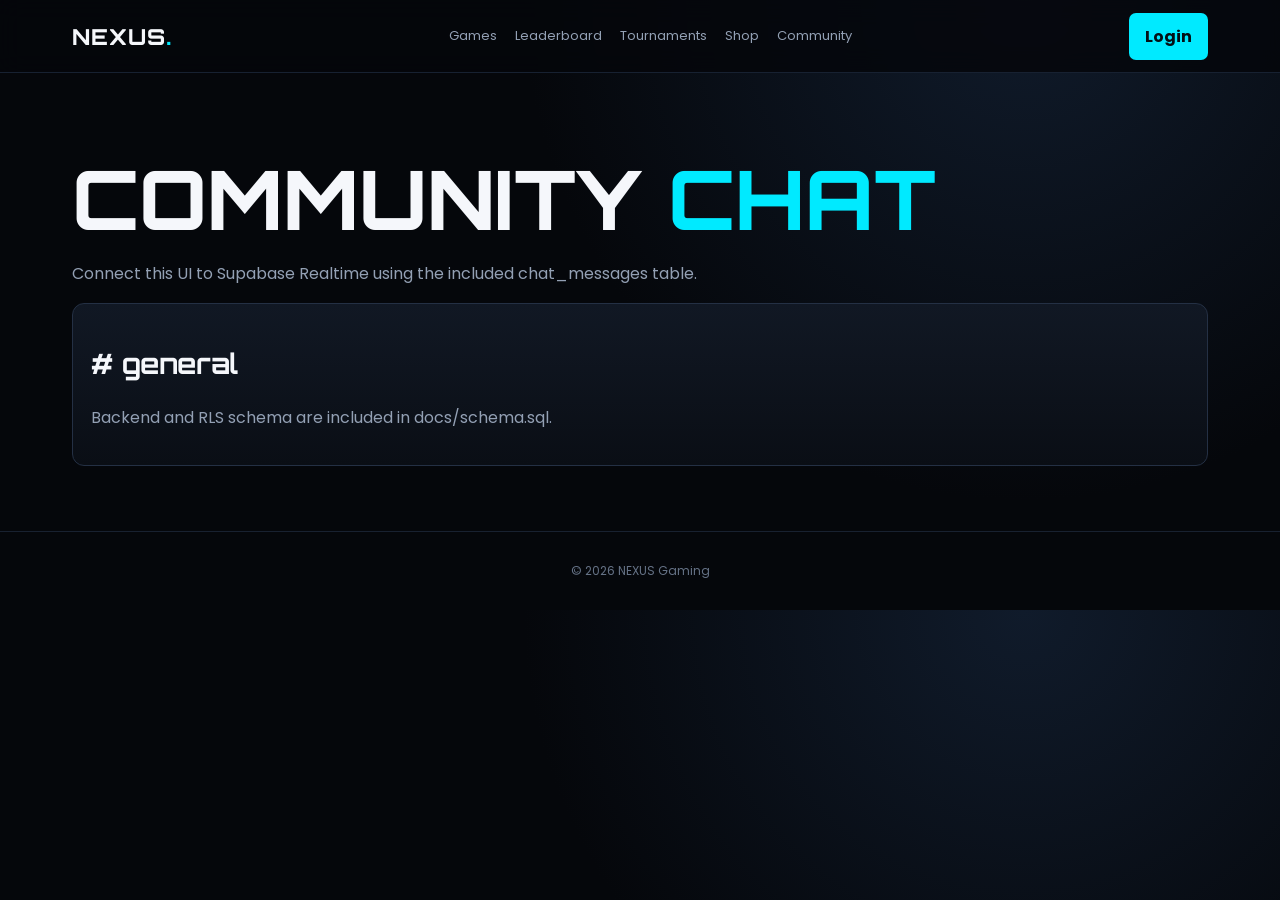
<file: community.html>
<!doctype html><html><head><meta charset="utf-8"><meta name="viewport" content="width=device-width,initial-scale=1"><title>NEXUS — Community</title><link rel="stylesheet" href="css/style.css"></head><body><header><div class="nav"><a class="logo" href="index.html">NEXUS<span>.</span></a><nav><a href="games.html">Games</a><a href="leaderboard.html">Leaderboard</a><a href="tournaments.html">Tournaments</a><a href="shop.html">Shop</a><a href="community.html">Community</a></nav><a class="btn" href="login.html">Login</a></div></header><main class="section"><div class="container"><h1>COMMUNITY <span>CHAT</span></h1><p>Connect this UI to Supabase Realtime using the included chat_messages table.</p><div class='card cardbody'><h2># general</h2><p>Backend and RLS schema are included in docs/schema.sql.</p></div></div></main><footer>© 2026 NEXUS Gaming</footer></body></html>
</file>
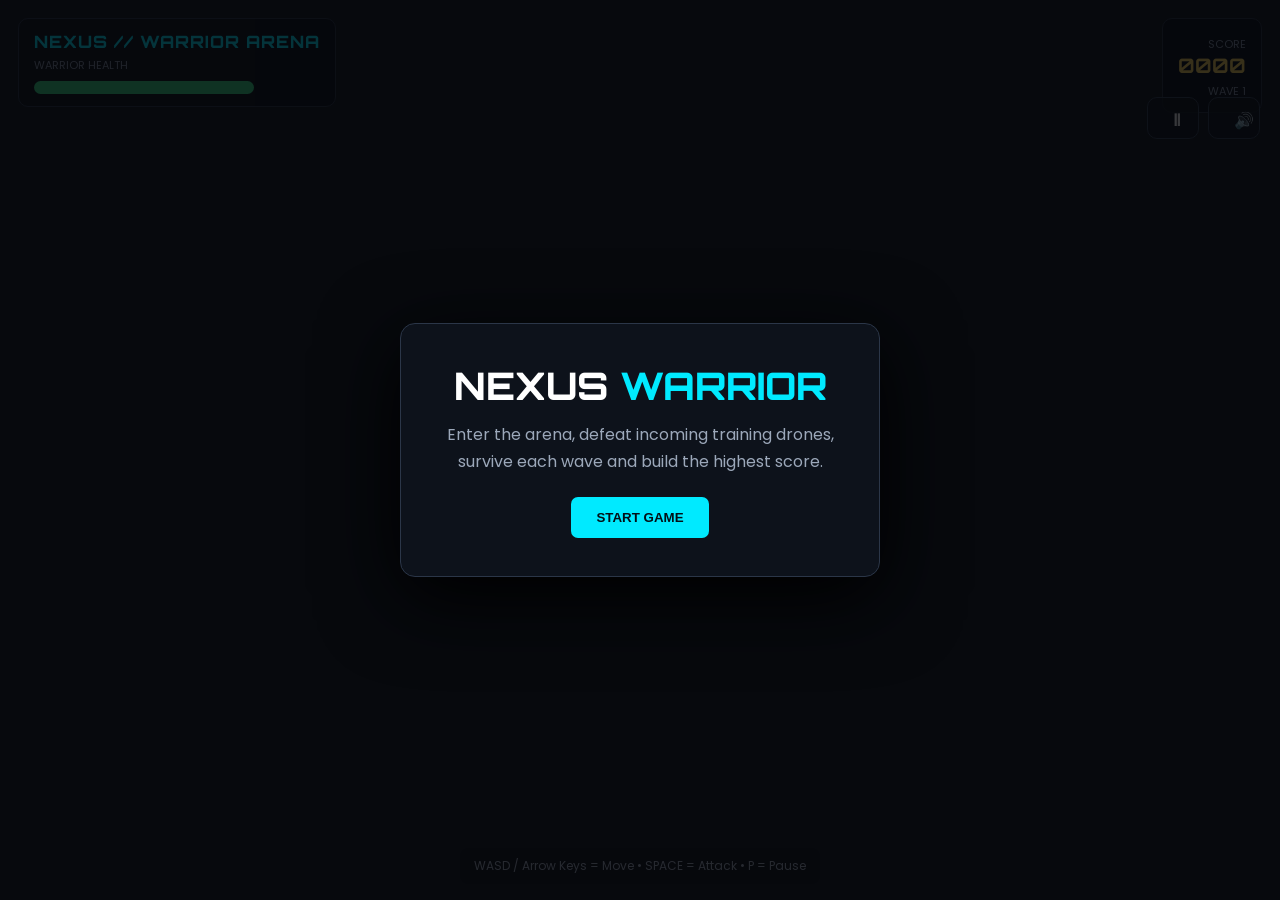
<file: games.html>
<!DOCTYPE html>
<html lang="en">
<head>
<meta charset="UTF-8">
<meta name="viewport" content="width=device-width,initial-scale=1.0">
<title>NEXUS: Warrior Arena</title>
<style>
@import url('https://fonts.googleapis.com/css2?family=Orbitron:wght@500;700;800&family=Poppins:wght@400;600;700&display=swap');
*{box-sizing:border-box;margin:0;padding:0}
body{background:#05070b;color:#fff;font-family:Poppins,sans-serif;overflow:hidden}
#game{display:block;width:100vw;height:100vh;background:#10151b}
#hud{position:fixed;top:18px;left:18px;right:18px;display:flex;justify-content:space-between;align-items:flex-start;pointer-events:none;z-index:5}
.panel{background:#090d14d9;border:1px solid #283244;border-radius:10px;padding:12px 15px;backdrop-filter:blur(8px)}
.title{font:800 17px Orbitron;color:#00eaff;letter-spacing:1px}
.label{font-size:11px;color:#8995aa;margin-top:5px}
.bar{width:220px;height:13px;background:#202634;border-radius:20px;overflow:hidden;margin-top:7px}
#hp{height:100%;width:100%;background:#35e28a;transition:.15s}
#score{font:700 20px Orbitron;color:#ffd45a}
#controls{position:fixed;bottom:16px;left:50%;transform:translateX(-50%);z-index:5;color:#aab4c6;font-size:12px;text-align:center;background:#090d14cc;padding:9px 14px;border-radius:8px}
#screen{position:fixed;inset:0;display:flex;align-items:center;justify-content:center;background:#05070bcc;z-index:10}
.modal{text-align:center;background:#0d121b;border:1px solid #2b3648;border-radius:15px;padding:38px;max-width:480px;width:90%;box-shadow:0 20px 80px #000}
h1{font:800 38px Orbitron;margin-bottom:12px}h1 span{color:#00eaff}
p{color:#9ca8ba;line-height:1.7;margin-bottom:22px}
button{border:0;background:#00eaff;color:#031016;font-weight:700;padding:13px 25px;border-radius:7px;cursor:pointer}
button:hover{filter:brightness(1.1)}
.hidden{display:none!important}

#endTitle{font:800 32px Orbitron;line-height:1.2}
#endTitle span{color:#ff5470;text-shadow:0 0 25px #ff547066}
.end-eyebrow{font:700 11px Orbitron;letter-spacing:4px;color:#8b5cf6;margin-bottom:14px}
#endText{min-height:55px}
#endHint{color:#ff8b9d;font-size:12px;letter-spacing:1px;margin-top:12px}
#endBar{height:3px;background:#252b3a;margin:22px 0;overflow:hidden}
#endBar i{display:block;width:0;height:100%;background:#ff5470;animation:doom 5s linear forwards}
#restartEnding{margin-top:10px;background:#00eaff;color:#031016;border:0;padding:13px 25px;border-radius:7px;font-weight:700}
@keyframes doom{to{width:100%}}
.shake #screen .modal{animation:shake .12s infinite}
@keyframes shake{0%{transform:translate(0)}25%{transform:translate(2px,-1px)}50%{transform:translate(-2px,1px)}75%{transform:translate(1px,2px)}100%{transform:translate(0)}}
body.ending canvas{filter:brightness(.45) contrast(1.25)}

#monsterScene{position:relative;width:min(760px,90vw);height:430px;overflow:hidden;background:radial-gradient(circle at 50% 70%,#4b0712 0%,#16050a 35%,#020203 80%);border-radius:14px;border:1px solid #3b1118}
#monsterBackdrop{position:absolute;inset:0;background:linear-gradient(transparent 55%,#000 100%);opacity:.8}
#fallenWarrior{position:absolute;left:50%;bottom:32px;width:90px;height:125px;transform:translateX(-50%);background:#081018;border-radius:45px 45px 15px 15px;box-shadow:0 0 20px #00eaff33}
#monster{position:absolute;left:50%;top:-170px;width:180px;height:190px;transform:translateX(-50%);background:radial-gradient(circle at 50% 42%,#f32d42,#8b0718 60%,#30030a);border-radius:48% 48% 35% 35%;box-shadow:0 0 55px #ff163855;transition:top .9s cubic-bezier(.2,.8,.2,1)}
#monster.approach{top:95px}
#monster.attack{top:210px;transform:translateX(-50%) scale(1.7);transition:.45s}
.horn{position:absolute;top:-35px;width:38px;height:60px;background:#650915;clip-path:polygon(50% 0,100% 100%,0 100%)}
.h1{left:18px;transform:rotate(-20deg)}.h2{right:18px;transform:rotate(20deg)}
.monsterEye{position:absolute;top:58px;width:27px;height:17px;background:#ffec9a;border-radius:50%;box-shadow:0 0 18px #ffcf4a}.e1{left:38px}.e2{right:38px}
.monsterMouth{position:absolute;left:40px;right:40px;bottom:25px;height:65px;background:#150207;border-radius:12px 12px 45% 45%;display:flex;justify-content:space-around;padding:5px}
.monsterMouth i{display:block;width:7px;height:22px;background:#eee;clip-path:polygon(0 0,100% 0,50% 100%)}
#monsterEyes{position:absolute;inset:0;opacity:0;transition:opacity .5s}
#monsterEyes.active{opacity:1}
#monsterEyes span{position:absolute;width:13px;height:8px;background:#ff334d;border-radius:50%;box-shadow:0 0 14px #ff334d}
#monsterEyes span:nth-child(1){left:9%;top:27%}#monsterEyes span:nth-child(2){left:20%;top:43%}#monsterEyes span:nth-child(3){right:14%;top:30%}#monsterEyes span:nth-child(4){right:24%;top:51%}#monsterEyes span:nth-child(5){left:30%;top:17%}#monsterEyes span:nth-child(6){right:34%;top:20%}
#sceneText{position:absolute;left:0;right:0;bottom:14px;text-align:center;font:700 12px Orbitron;letter-spacing:3px;color:#ff7180;text-shadow:0 0 15px #ff2030}
#jumpScare{position:absolute;inset:0;background:#000;display:grid;place-items:center;opacity:0;pointer-events:none}
#jumpScare.show{opacity:1;animation:flash .18s 2}
.scareFace{position:relative;width:280px;height:280px;border-radius:48% 48% 42% 42%;background:radial-gradient(circle,#ff3d4f,#850817 60%,#1b0105);box-shadow:0 0 80px #ff1733}
.scareEye{position:absolute;top:75px;width:55px;height:38px;background:#fff5b5;border-radius:50%;box-shadow:0 0 30px #fff}
.scareEye:first-child{left:48px}.scareEye:nth-child(2){right:48px}
.scareMouth{position:absolute;left:65px;right:65px;bottom:35px;height:95px;background:#080106;border-radius:20px 20px 50% 50%;box-shadow:inset 0 0 0 5px #ff4555}
.scareText{position:absolute;bottom:16px;left:0;right:0;text-align:center;font:800 20px Orbitron;color:#fff;letter-spacing:7px}
@keyframes flash{0%,100%{filter:brightness(1)}50%{filter:brightness(3)}}
.jumpscare #screen{animation:screenflash .08s 3}
@keyframes screenflash{50%{background:#fff!important}}

#mobileControls{display:none;position:fixed;inset:auto 0 20px 0;z-index:8;justify-content:space-between;padding:0 24px;pointer-events:none}
.dpad{pointer-events:auto;text-align:center}.dpad button,.actionBtn,#pauseBtn,#muteBtn{width:52px;height:52px;margin:2px;border:1px solid #334155;background:#0b111acc;color:#fff;border-radius:10px;font-weight:700}
.actionBtn{pointer-events:auto;width:74px;height:74px;border-radius:50%;font-size:28px;background:#ff334433;border-color:#ff5470;color:#fff}
#topButtons{position:fixed;right:18px;top:95px;z-index:7;display:flex;gap:5px}
#pauseBtn,#muteBtn{width:42px;height:42px;font-size:16px}
#pauseOverlay{position:fixed;inset:0;display:none;place-items:center;background:#0009;z-index:9}
#pauseOverlay.show{display:grid}
.pauseBox{background:#0d121b;border:1px solid #334155;padding:30px;border-radius:14px;text-align:center}
#settingsNote{font-size:11px;color:#8793a8;margin-top:12px}
@media(max-width:800px),(pointer:coarse){
  #mobileControls{display:flex}
  #controls{bottom:5px;font-size:9px;opacity:.45}
  .bar{width:150px}
  #topButtons{top:105px}
}
</style>
</head>
<body>
<canvas id="game"></canvas>

<div id="hud">
  <div class="panel">
    <div class="title">NEXUS // WARRIOR ARENA</div>
    <div class="label">WARRIOR HEALTH</div>
    <div class="bar"><div id="hp"></div></div>
  </div>
  <div class="panel" style="text-align:right">
    <div class="label">SCORE</div>
    <div id="score">0000</div>
    <div class="label">WAVE <span id="wave">1</span></div>
  </div>
</div>

<div id="controls">WASD / Arrow Keys = Move • SPACE = Attack • P = Pause</div>
<div id="mobileControls">
  <div class="dpad">
    <button data-key="arrowup">▲</button>
    <div><button data-key="arrowleft">◀</button><button data-key="arrowdown">▼</button><button data-key="arrowright">▶</button></div>
  </div>
  <button id="attackBtn" class="actionBtn">⚔</button>
</div>
<div id="topButtons">
  <button id="pauseBtn">Ⅱ</button>
  <button id="muteBtn">🔊</button>
</div>


<div id="pauseOverlay"><div class="pauseBox"><h1>PAUSED</h1><p>Take a breath. The arena is waiting.</p><button id="resumeBtn">RESUME</button></div></div>
<div id="screen">
  <div class="modal">
    <h1>NEXUS <span>WARRIOR</span></h1>
    <p>Enter the arena, defeat incoming training drones, survive each wave and build the highest score.</p>
    <button id="start">START GAME</button>
  </div>
</div>

<script>
const canvas=document.getElementById("game"),ctx=canvas.getContext("2d");
let W,H,keys={},running=false,score=0,wave=1,last=0,spawnTimer=0;
let player,enemies,particles,attackTimer=0,attackCooldown=0;

function resize(){W=canvas.width=innerWidth;H=canvas.height=innerHeight}
addEventListener("resize",resize);resize();

addEventListener("keydown",e=>{
  keys[e.key.toLowerCase()]=true;
  if([" ","arrowup","arrowdown","arrowleft","arrowright"].includes(e.key.toLowerCase()))e.preventDefault();
  if(e.key.toLowerCase()==="r" && !running) startGame();
});
addEventListener("keyup",e=>keys[e.key.toLowerCase()]=false);


let audioCtx=null, muted=false, paused=false, highScore=Number(localStorage.getItem("nexusWarriorHighScore")||0);

function audioInit(){
  if(audioCtx) return;
  audioCtx=new (window.AudioContext||window.webkitAudioContext)();
}
function tone(freq,duration,type="sine",gain=.04){
  if(muted) return;
  audioInit();
  const o=audioCtx.createOscillator(),g=audioCtx.createGain();
  o.type=type;o.frequency.value=freq;g.gain.value=gain;
  o.connect(g);g.connect(audioCtx.destination);
  const now=audioCtx.currentTime;
  g.gain.setValueAtTime(gain,now);g.gain.exponentialRampToValueAtTime(.001,now+duration);
  o.start(now);o.stop(now+duration);
}
function sfx(kind){
  if(kind==="attack"){tone(180,.08,"sawtooth",.055);tone(420,.07,"square",.035)}
  if(kind==="hit"){tone(90,.12,"square",.045)}
  if(kind==="wave"){tone(330,.12,"triangle",.05);setTimeout(()=>tone(495,.18,"triangle",.05),100)}
  if(kind==="danger"){tone(70,.25,"sawtooth",.07)}
}
function toggleMute(){
  muted=!muted;
  document.getElementById("muteBtn").textContent=muted?"🔇":"🔊";
}
function togglePause(){
  if(!running)return;
  paused=!paused;
  document.getElementById("pauseOverlay").classList.toggle("show",paused);
  document.getElementById("pauseBtn").textContent=paused?"▶":"Ⅱ";
}
function saveScore(){
  if(score>highScore){highScore=score;localStorage.setItem("nexusWarriorHighScore",String(score));}
}
function startGame(){
  score=0;wave=1;spawnTimer=0;attackTimer=0;attackCooldown=0;paused=false;
  document.getElementById("pauseOverlay").classList.remove("show");
  document.getElementById("pauseBtn").textContent="Ⅱ";
  audioInit();
  player={x:W/2,y:H/2,r:23,speed:300,hp:100,maxHp:100,dir:1};
  enemies=[];particles=[];running=true;
  document.getElementById("screen").classList.add("hidden");
  last=performance.now();requestAnimationFrame(loop);
}

function spawnEnemy(){
  const side=Math.floor(Math.random()*4),pad=50;
  let x,y;
  if(side===0){x=-pad;y=Math.random()*H}
  if(side===1){x=W+pad;y=Math.random()*H}
  if(side===2){x=Math.random()*W;y=-pad}
  if(side===3){x=Math.random()*W;y=H+pad}
  enemies.push({x,y,r:18+Math.random()*5,speed:65+wave*7+Math.random()*35,hp:2+Math.floor(wave/3),hit:0});
}

function particle(x,y,n=8){
  for(let i=0;i<n;i++){
    const a=Math.random()*Math.PI*2,s=50+Math.random()*180;
    particles.push({x,y,vx:Math.cos(a)*s,vy:Math.sin(a)*s,life:.35+Math.random()*.35});
  }
}

function update(dt){
  let dx=0,dy=0;
  if(keys.w||keys.arrowup)dy--;
  if(keys.s||keys.arrowdown)dy++;
  if(keys.a||keys.arrowleft){dx--;player.dir=-1}
  if(keys.d||keys.arrowright){dx++;player.dir=1}
  const len=Math.hypot(dx,dy)||1;
  player.x+=dx/len*player.speed*dt;
  player.y+=dy/len*player.speed*dt;
  player.x=Math.max(30,Math.min(W-30,player.x));
  player.y=Math.max(90,Math.min(H-30,player.y));

  attackCooldown-=dt;
  attackTimer=Math.max(0,attackTimer-dt);
  if(keys[" "]&&attackCooldown<=0){
    attackCooldown=.38;attackTimer=.16;sfx("attack");
    enemies.forEach(e=>{
      const d=Math.hypot(e.x-player.x,e.y-player.y);
      const inFront=(e.x-player.x)*player.dir>-25;
      if(d<90 && inFront){e.hp--;e.hit=.12;particle(e.x,e.y,6);if(e.hp<=0){score+=100+wave*10;particle(e.x,e.y,14)}}
    });
    enemies=enemies.filter(e=>e.hp>0);
  }

  spawnTimer-=dt;
  const target=4+wave*2;
  if(spawnTimer<=0 && enemies.length<target){spawnEnemy();spawnTimer=Math.max(.28,1.1-wave*.05)}

  enemies.forEach(e=>{
    e.hit=Math.max(0,e.hit-dt);
    const dx=player.x-e.x,dy=player.y-e.y,d=Math.hypot(dx,dy)||1;
    e.x+=dx/d*e.speed*dt;e.y+=dy/d*e.speed*dt;
    if(d<player.r+e.r){
      player.hp-=18*dt;sfx("hit");
      e.x-=dx/d*12;e.y-=dy/d*12;
    }
  });

  if(score>=wave*800){wave++;sfx("wave");player.maxHp+=5;player.hp=Math.min(player.maxHp,player.hp+25);particle(player.x,player.y,25)}

  particles.forEach(p=>{p.x+=p.vx*dt;p.y+=p.vy*dt;p.life-=dt});
  particles=particles.filter(p=>p.life>0);

  document.getElementById("hp").style.width=Math.max(0,player.hp/player.maxHp*100)+"%";
  document.getElementById("score").textContent=String(score).padStart(4,"0");
  document.getElementById("wave").textContent=wave;

  if(player.hp<=0) endGame();
}

function draw(){
  ctx.clearRect(0,0,W,H);
  const g=ctx.createLinearGradient(0,0,0,H);g.addColorStop(0,"#0d1620");g.addColorStop(1,"#070a0f");
  ctx.fillStyle=g;ctx.fillRect(0,0,W,H);

  ctx.strokeStyle="#16202c";ctx.lineWidth=1;
  const grid=50;
  for(let x=0;x<W;x+=grid){ctx.beginPath();ctx.moveTo(x,75);ctx.lineTo(x,H);ctx.stroke()}
  for(let y=75;y<H;y+=grid){ctx.beginPath();ctx.moveTo(0,y);ctx.lineTo(W,y);ctx.stroke()}

  particles.forEach(p=>{ctx.globalAlpha=Math.max(0,p.life*2);ctx.fillStyle="#00eaff";ctx.beginPath();ctx.arc(p.x,p.y,3,0,Math.PI*2);ctx.fill();ctx.globalAlpha=1});

  enemies.forEach(e=>{
    ctx.save();ctx.translate(e.x,e.y);
    ctx.fillStyle=e.hit?"#fff":"#ff5470";
    ctx.beginPath();ctx.arc(0,0,e.r,0,Math.PI*2);ctx.fill();
    ctx.fillStyle="#1a0c12";ctx.beginPath();ctx.arc(-5,-3,3,0,Math.PI*2);ctx.arc(5,-3,3,0,Math.PI*2);ctx.fill();
    ctx.restore();
  });

  ctx.save();ctx.translate(player.x,player.y);
  ctx.scale(player.dir,1);
  ctx.fillStyle="#00eaff";ctx.beginPath();ctx.arc(0,0,player.r,0,Math.PI*2);ctx.fill();
  ctx.fillStyle="#091018";ctx.beginPath();ctx.arc(-7,-5,3,0,Math.PI*2);ctx.arc(7,-5,3,0,Math.PI*2);ctx.fill();
  ctx.strokeStyle="#d8faff";ctx.lineWidth=5;ctx.beginPath();ctx.moveTo(10,-5);ctx.lineTo(48,-18);ctx.stroke();
  if(attackTimer>0){ctx.strokeStyle="#fff";ctx.lineWidth=7;ctx.beginPath();ctx.arc(0,0,70,-.8,.8);ctx.stroke()}
  ctx.restore();

  if(running){
    ctx.fillStyle="#ffffff22";ctx.font="12px Poppins";ctx.fillText("SURVIVE THE WAVE",20,H-45);
  }
}

function loop(t){
  if(!running)return;
  const dt=Math.min(.033,(t-last)/1000);last=t;
  if(!paused) update(dt);
  draw();requestAnimationFrame(loop);
}

function endGame(){
  running=false;saveScore();sfx("danger");
  dramaticEnding();
}

function dramaticEnding(){
  const screen=document.getElementById("screen");
  const modal=document.querySelector("#screen .modal");

  modal.innerHTML=`
    <div id="monsterScene">
      <div id="monsterBackdrop"></div>
      <div id="monsterEyes">
        <span></span><span></span><span></span><span></span>
        <span></span><span></span>
      </div>
      <div id="fallenWarrior"></div>
      <div id="monster">
        <div class="horn h1"></div><div class="horn h2"></div>
        <div class="monsterEye e1"></div><div class="monsterEye e2"></div>
        <div class="monsterMouth"><i></i><i></i><i></i><i></i></div>
      </div>
      <div id="sceneText">THE WARRIOR HAS FALLEN...</div>
      <div id="jumpScare">
        <div class="scareFace">
          <div class="scareEye"></div><div class="scareEye"></div>
          <div class="scareMouth"></div>
        </div>
        <div class="scareText">RUN.</div>
      </div>
    </div>`;

  screen.classList.remove("hidden");
  screen.style.background="#000";
  document.body.classList.add("ending");

  const text=document.getElementById("sceneText");

  setTimeout(()=>{
    text.textContent="THE RED MONSTERS ARE COMING...";
    document.getElementById("monster").classList.add("approach");
  },1000);

  setTimeout(()=>{
    text.textContent="THEY SURROUND THE WARRIOR.";
    document.getElementById("monsterEyes").classList.add("active");
  },2300);

  setTimeout(()=>{
    text.textContent="THEY LUNGE...";
    document.getElementById("monster").classList.add("attack");
    document.body.classList.add("shake");
  },3500);

  setTimeout(()=>{
    text.textContent="";
    document.getElementById("jumpScare").classList.add("show");
    document.body.classList.add("jumpscare");
  },4400);

  setTimeout(()=>{
    document.getElementById("jumpScare").classList.remove("show");
    document.body.classList.remove("jumpscare","shake");
    modal.innerHTML=`
      <h1>GAME <span>OVER</span></h1>
      <p>The monsters got you. Final score: ${score} • Wave ${wave}</p>
      <button id="restartEnding">ENTER THE ARENA AGAIN</button>`;
    document.getElementById("restartEnding").onclick=()=>{
      screen.style.background="";
      startGame();
    };
  },6500);
}

document.getElementById("pauseBtn").onclick=togglePause;
document.getElementById("muteBtn").onclick=toggleMute;
document.getElementById("resumeBtn").onclick=togglePause;

document.querySelectorAll("[data-key]").forEach(btn=>{
  const k=btn.dataset.key;
  const down=e=>{e.preventDefault();keys[k]=true};
  const up=e=>{e.preventDefault();keys[k]=false};
  btn.addEventListener("touchstart",down,{passive:false});
  btn.addEventListener("touchend",up,{passive:false});
  btn.addEventListener("mousedown",down);
  btn.addEventListener("mouseup",up);
  btn.addEventListener("mouseleave",up);
});
const ab=document.getElementById("attackBtn");
ab.addEventListener("touchstart",e=>{e.preventDefault();keys[" "]=true},{passive:false});
ab.addEventListener("touchend",e=>{e.preventDefault();keys[" "]=false},{passive:false});
ab.addEventListener("mousedown",()=>keys[" "]=true);
ab.addEventListener("mouseup",()=>keys[" "]=false);

document.getElementById("start").onclick=startGame;
</script>
</body>
</html>
</file>
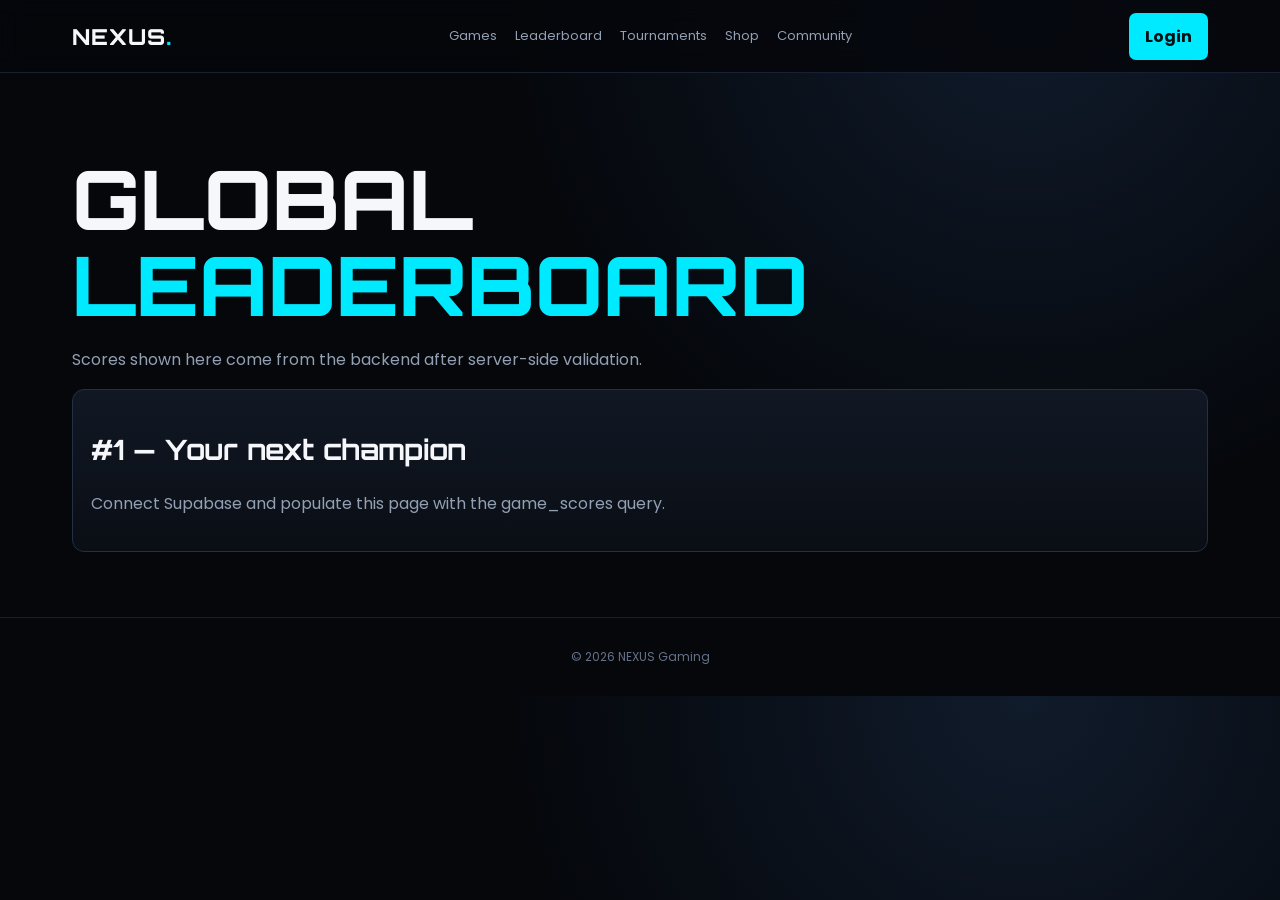
<file: leaderboard.html>
<!doctype html><html><head><meta charset="utf-8"><meta name="viewport" content="width=device-width,initial-scale=1"><title>NEXUS — Leaderboard</title><link rel="stylesheet" href="css/style.css"></head><body><header><div class="nav"><a class="logo" href="index.html">NEXUS<span>.</span></a><nav><a href="games.html">Games</a><a href="leaderboard.html">Leaderboard</a><a href="tournaments.html">Tournaments</a><a href="shop.html">Shop</a><a href="community.html">Community</a></nav><a class="btn" href="login.html">Login</a></div></header><main class="section"><div class="container"><h1>GLOBAL <span>LEADERBOARD</span></h1><p>Scores shown here come from the backend after server-side validation.</p><div class='card cardbody'><h2>#1 — Your next champion</h2><p>Connect Supabase and populate this page with the game_scores query.</p></div></div></main><footer>© 2026 NEXUS Gaming</footer></body></html>
</file>
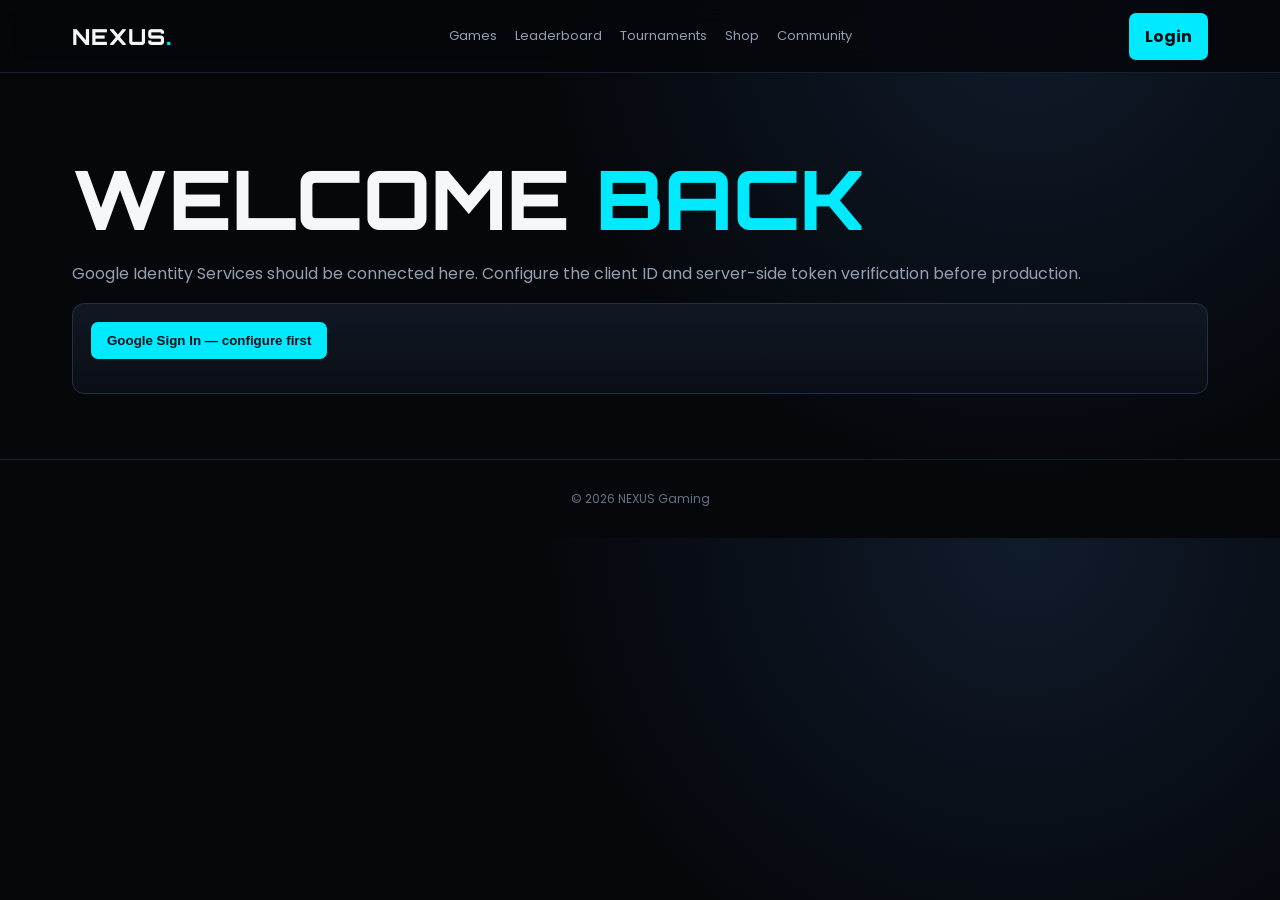
<file: login.html>
<!doctype html><html><head><meta charset="utf-8"><meta name="viewport" content="width=device-width,initial-scale=1"><title>NEXUS — Login</title><link rel="stylesheet" href="css/style.css"></head><body><header><div class="nav"><a class="logo" href="index.html">NEXUS<span>.</span></a><nav><a href="games.html">Games</a><a href="leaderboard.html">Leaderboard</a><a href="tournaments.html">Tournaments</a><a href="shop.html">Shop</a><a href="community.html">Community</a></nav><a class="btn" href="login.html">Login</a></div></header><main class="section"><div class="container"><h1>WELCOME <span>BACK</span></h1><p>Google Identity Services should be connected here. Configure the client ID and server-side token verification before production.</p><div class='card cardbody'><button class='btn' onclick='demoNotice()'>Google Sign In — configure first</button><p id='msg'></p></div><script src='js/config.js'></script><script>function demoNotice(){document.getElementById('msg').textContent='Add your Google Client ID and secure backend verification before enabling real authentication.'}</script></div></main><footer>© 2026 NEXUS Gaming</footer></body></html>
</file>
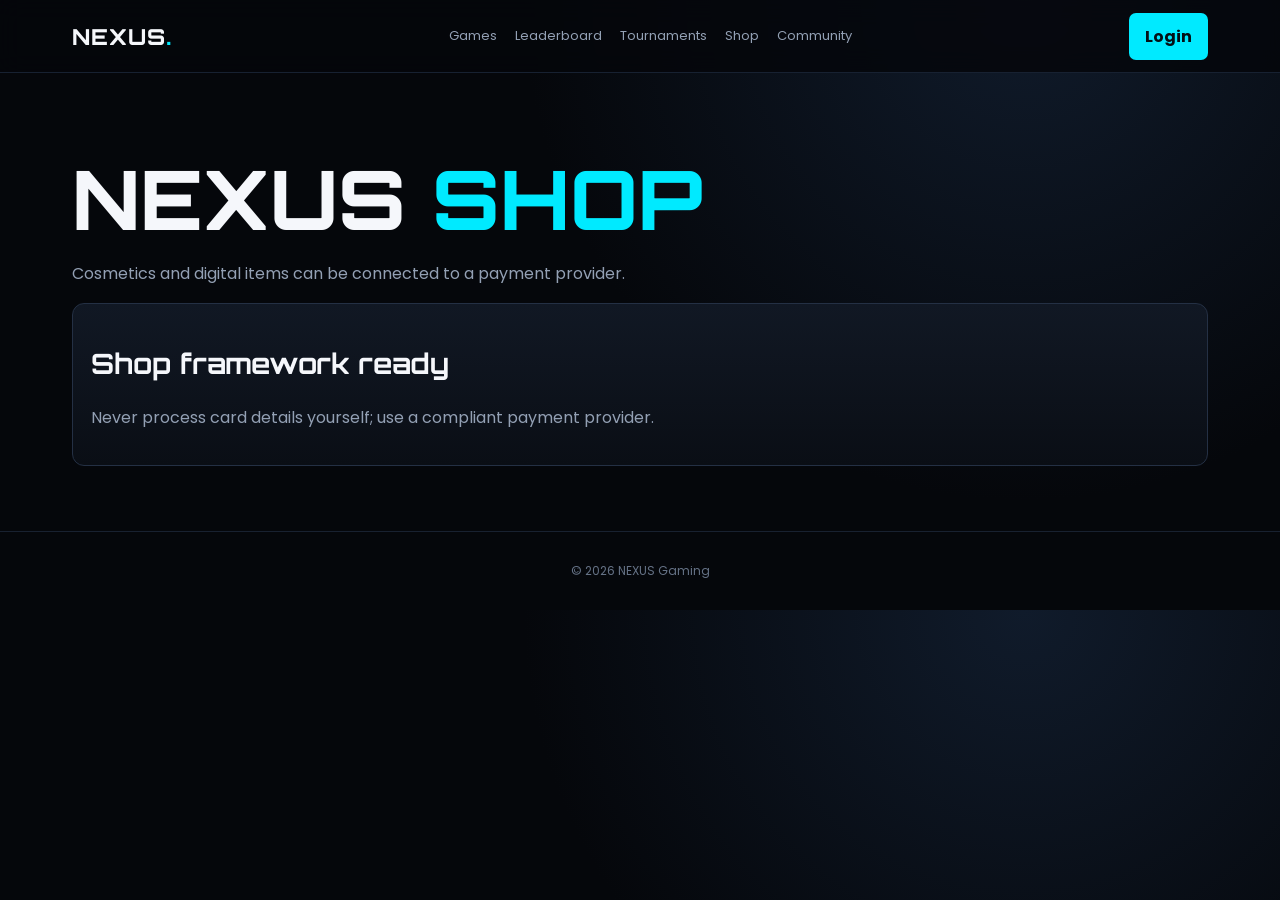
<file: shop.html>
<!doctype html><html><head><meta charset="utf-8"><meta name="viewport" content="width=device-width,initial-scale=1"><title>NEXUS — Shop</title><link rel="stylesheet" href="css/style.css"></head><body><header><div class="nav"><a class="logo" href="index.html">NEXUS<span>.</span></a><nav><a href="games.html">Games</a><a href="leaderboard.html">Leaderboard</a><a href="tournaments.html">Tournaments</a><a href="shop.html">Shop</a><a href="community.html">Community</a></nav><a class="btn" href="login.html">Login</a></div></header><main class="section"><div class="container"><h1>NEXUS <span>SHOP</span></h1><p>Cosmetics and digital items can be connected to a payment provider.</p><div class='card cardbody'><h2>Shop framework ready</h2><p>Never process card details yourself; use a compliant payment provider.</p></div></div></main><footer>© 2026 NEXUS Gaming</footer></body></html>
</file>
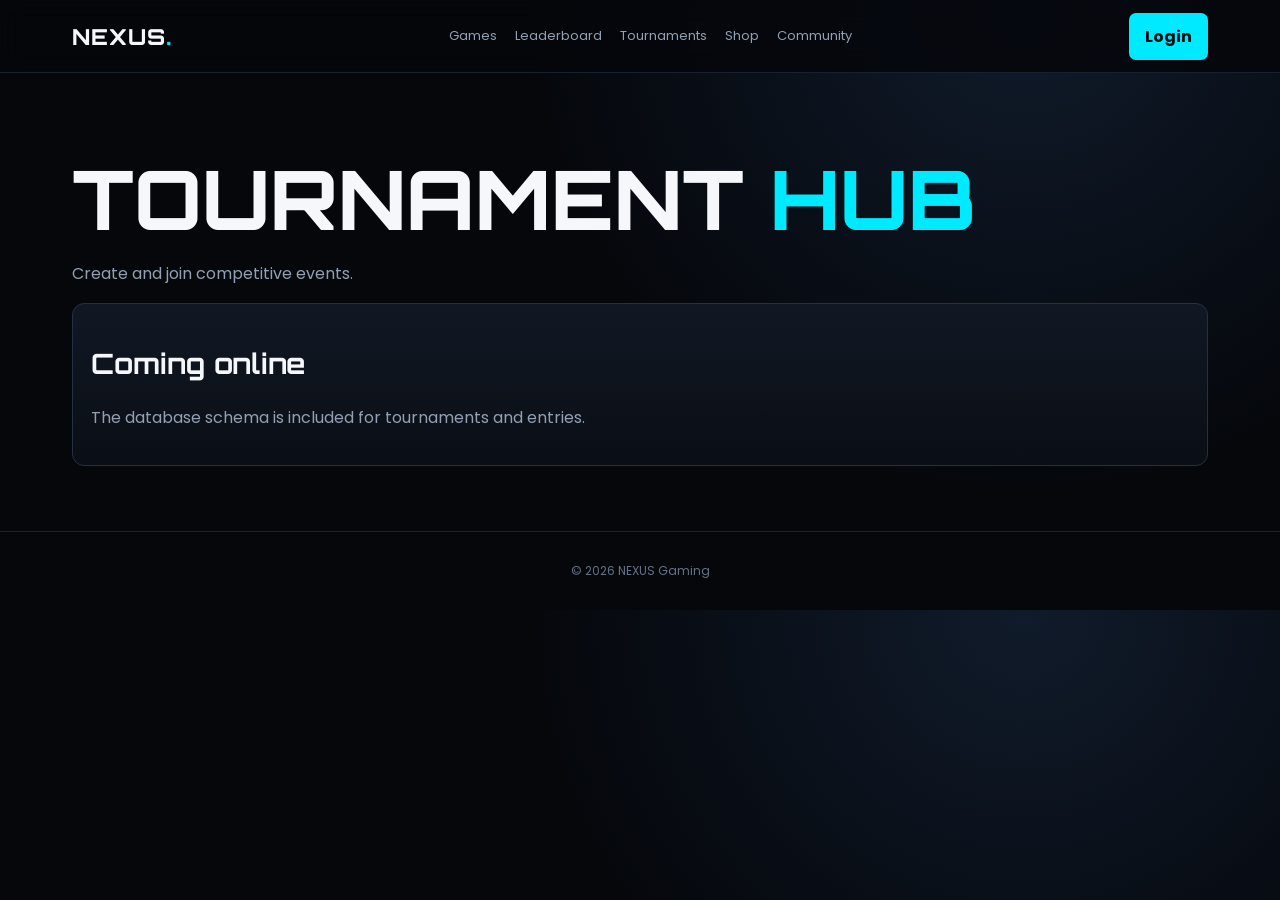
<file: tournaments.html>
<!doctype html><html><head><meta charset="utf-8"><meta name="viewport" content="width=device-width,initial-scale=1"><title>NEXUS — Tournaments</title><link rel="stylesheet" href="css/style.css"></head><body><header><div class="nav"><a class="logo" href="index.html">NEXUS<span>.</span></a><nav><a href="games.html">Games</a><a href="leaderboard.html">Leaderboard</a><a href="tournaments.html">Tournaments</a><a href="shop.html">Shop</a><a href="community.html">Community</a></nav><a class="btn" href="login.html">Login</a></div></header><main class="section"><div class="container"><h1>TOURNAMENT <span>HUB</span></h1><p>Create and join competitive events.</p><div class='card cardbody'><h2>Coming online</h2><p>The database schema is included for tournaments and entries.</p></div></div></main><footer>© 2026 NEXUS Gaming</footer></body></html>
</file>
<file: css/style.css>
@import url('https://fonts.googleapis.com/css2?family=Orbitron:wght@600;700;800&family=Poppins:wght@400;500;600;700&display=swap');
:root{--bg:#05070b;--panel:#0c111a;--line:#243044;--text:#f5f7fb;--muted:#93a0b4;--cyan:#00eaff;--pink:#ff4f7b;--gold:#ffd45a}
*{box-sizing:border-box}body{margin:0;background:radial-gradient(circle at 80% 0,#101b2b 0,#05070b 42%);color:var(--text);font-family:Poppins,Arial,sans-serif}a{color:inherit;text-decoration:none}.container{max-width:1180px;margin:auto;padding:0 22px}
header{position:sticky;top:0;z-index:20;background:#05070bd9;border-bottom:1px solid #172131;backdrop-filter:blur(12px)}.nav{min-height:72px;display:flex;align-items:center;gap:25px;max-width:1180px;margin:auto;padding:0 22px}.logo{font:800 22px Orbitron;letter-spacing:1px}.logo span{color:var(--cyan)}nav{display:flex;gap:18px;flex:1;justify-content:center}nav a{font-size:13px;color:var(--muted)}nav a:hover{color:#fff}.btn{display:inline-block;background:var(--cyan);color:#031016;border:0;border-radius:7px;padding:11px 16px;font-weight:700;cursor:pointer}.btn.secondary{background:#141b27;color:#fff;border:1px solid #2b374b}.hero{min-height:620px;display:flex;align-items:center;background:linear-gradient(90deg,#05070bdd,#05070b55),url("https://images.unsplash.com/photo-1542751371-adc38448a05e?auto=format&fit=crop&w=1800&q=80") center/cover}.eyebrow{font:700 11px Orbitron;letter-spacing:3px;color:var(--cyan)}h1{font:800 clamp(42px,7vw,82px) Orbitron;line-height:1.05;margin:18px 0}h1 span{color:var(--cyan)}h2{font:700 28px Orbitron}p{color:var(--muted);line-height:1.7}.actions{display:flex;gap:10px;margin-top:28px}.section{padding:65px 0}.sectionhead{display:flex;justify-content:space-between;align-items:center}.grid{display:grid;grid-template-columns:repeat(3,1fr);gap:18px}.card{background:linear-gradient(180deg,#111824,#0a0e15);border:1px solid var(--line);border-radius:12px;overflow:hidden}.cardbody{padding:18px}.gameimg{width:100%;height:190px;object-fit:cover}.badge{display:inline-block;padding:5px 8px;border-radius:5px;background:#172231;color:#8edffc;font-size:10px}.price{font-weight:700;color:var(--gold)}footer{border-top:1px solid #182130;padding:30px;text-align:center;color:#657286;font-size:12px}
@media(max-width:850px){nav{display:none}.grid{grid-template-columns:1fr}.hero{min-height:560px}}
</file>
